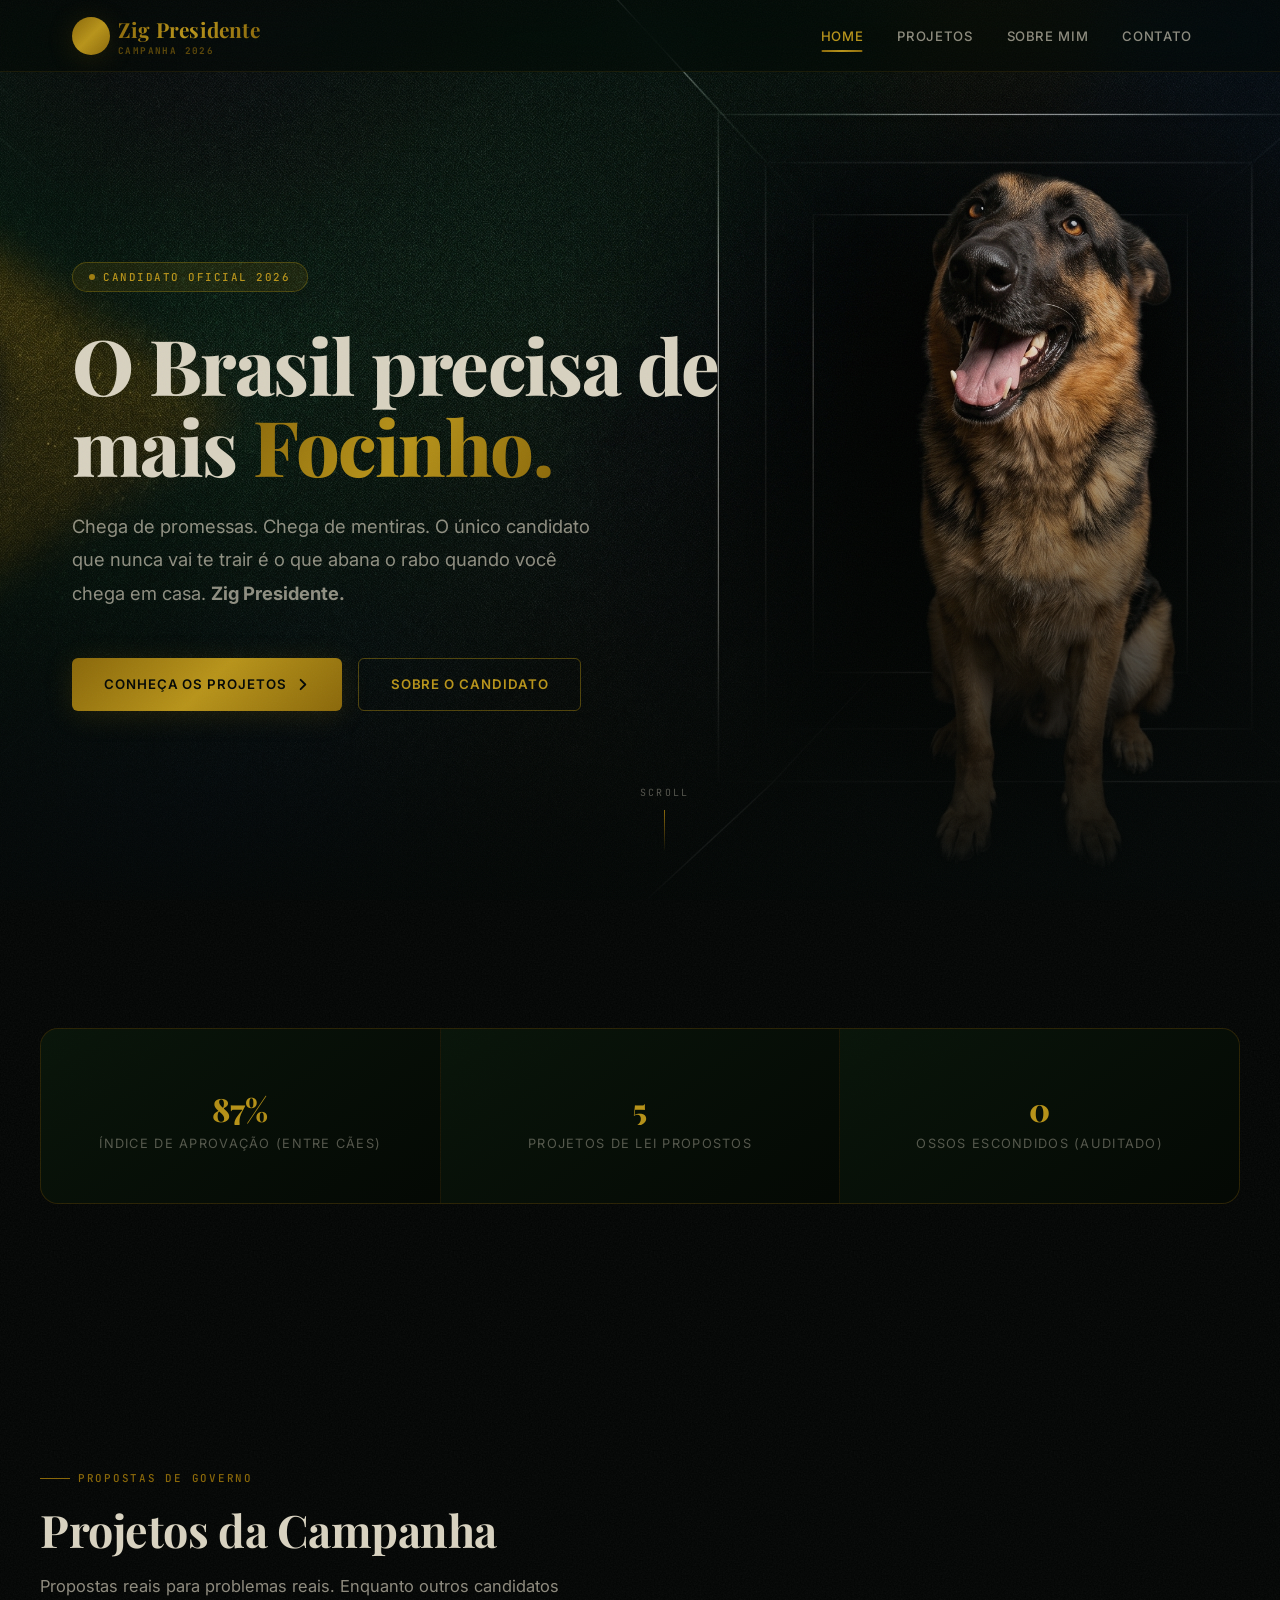
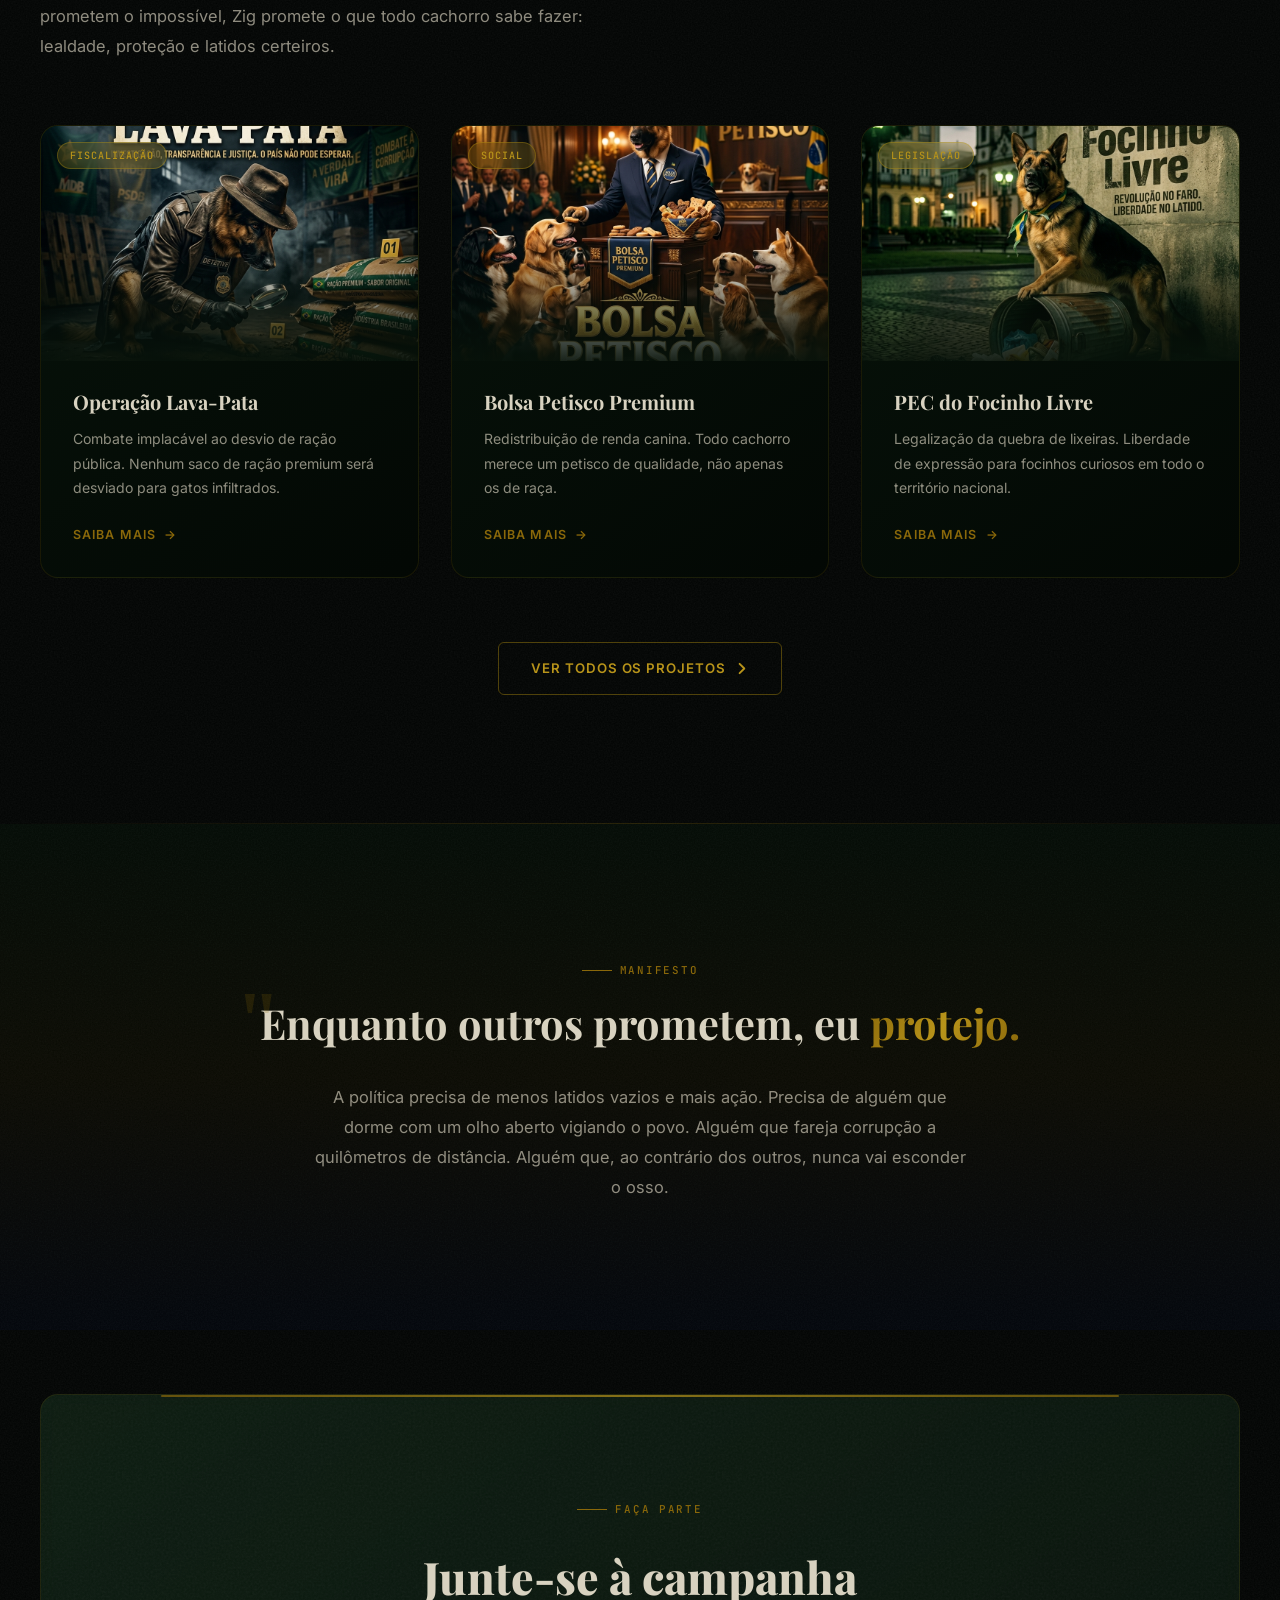
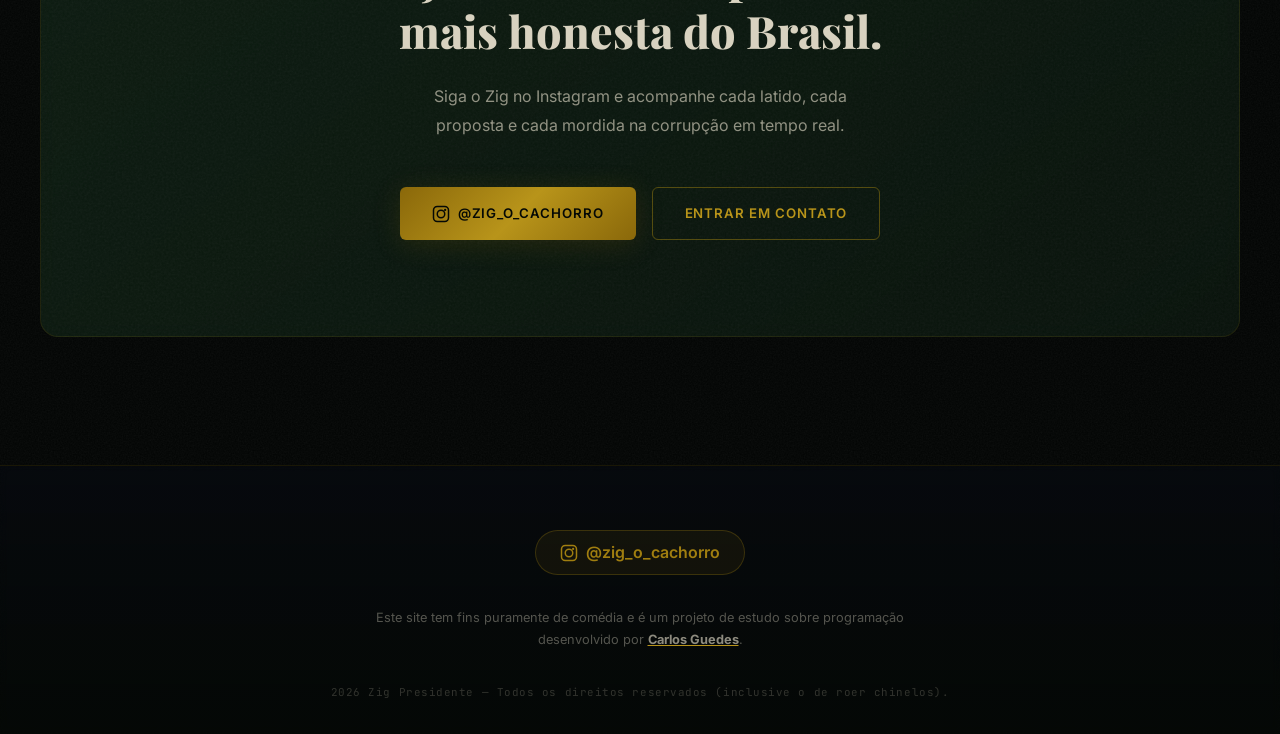
<file: index.html>
<!DOCTYPE html>
<html lang="pt-BR">
<head>
  <meta charset="UTF-8">
  <meta name="viewport" content="width=device-width, initial-scale=1.0">
  <meta name="description" content="Zig Presidente — A campanha presidencial canina mais séria do Brasil. Conheça os projetos e propostas do candidato mais leal do país.">
  <title>Zig Presidente — O Brasil Precisa de Mais Focinho</title>
  <link rel="stylesheet" href="style.css">
  <link rel="icon" href="data:image/svg+xml,<svg xmlns=%22http://www.w3.org/2000/svg%22 viewBox=%220 0 100 100%22><text y=%22.9em%22 font-size=%2290%22></text></svg>">
</head>
<body>

  
  <div class="grain-overlay"></div>

  
  <header class="header" id="header">
    <div class="header-inner">
      <a href="index.html" class="logo" id="logo">
        <div class="logo-icon"></div>
        <div>
          <span class="logo-text">Zig Presidente</span>
          <span class="logo-tag">Campanha 2026</span>
        </div>
      </a>
      <button class="menu-toggle" id="menu-toggle" aria-label="Abrir menu">
        <span></span><span></span><span></span>
      </button>
      <nav class="nav" id="nav">
        <a href="index.html" class="nav-link active" id="nav-home">Home</a>
        <a href="projetos.html" class="nav-link" id="nav-projetos">Projetos</a>
        <a href="sobre.html" class="nav-link" id="nav-sobre">Sobre Mim</a>
        <a href="contato.html" class="nav-link" id="nav-contato">Contato</a>
      </nav>
    </div>
  </header>

  <!-- ========================
       HERO SECTION
       ======================== -->
  <section class="hero" id="hero">
    <div class="hero-bg"></div>
    <div class="hero-content">
      <div class="hero-badge">
        <span class="hero-badge-dot"></span>
        Candidato Oficial 2026
      </div>
      <h1 class="hero-title">
        O Brasil precisa de mais
        <span class="hero-title-gold">Focinho.</span>
      </h1>
      <p class="hero-subtitle">
        Chega de promessas. Chega de mentiras. O único candidato que nunca vai
        te trair é o que abana o rabo quando você chega em casa.
        <strong>Zig Presidente.</strong>
      </p>
      <div class="hero-actions">
        <a href="projetos.html" class="btn btn-primary" id="btn-projetos">
          Conheça os Projetos
          <svg width="15" height="15" viewBox="0 0 16 16" fill="none"><path d="M6 3L11 8L6 13" stroke="currentColor" stroke-width="2" stroke-linecap="round" stroke-linejoin="round"/></svg>
        </a>
        <a href="sobre.html" class="btn btn-outline" id="btn-sobre">
          Sobre o Candidato
        </a>
      </div>
    </div>
    <div class="scroll-indicator">
      <span class="scroll-indicator-text">Scroll</span>
      <div class="scroll-indicator-line"></div>
    </div>
  </section>

  <!-- ========================
       NÚMEROS DA CAMPANHA
       ======================== -->
  <section class="section" id="numbers" style="padding-bottom: 0;">
    <div class="section-inner">
      <div class="feature-strip reveal">
        <div class="feature-item">
          <span class="feature-icon"></span>
          <div class="feature-value">87%</div>
          <div class="feature-label">Índice de aprovação (entre cães)</div>
        </div>
        <div class="feature-item">
          <span class="feature-icon"></span>
          <div class="feature-value">5</div>
          <div class="feature-label">Projetos de lei propostos</div>
        </div>
        <div class="feature-item">
          <span class="feature-icon"></span>
          <div class="feature-value">0</div>
          <div class="feature-label">Ossos escondidos (auditado)</div>
        </div>
      </div>
    </div>
  </section>

  <!-- ========================
       PROJETOS DA CAMPANHA
       ======================== -->
  <section class="section" id="projects-preview">
    <div class="section-inner">
      <div class="reveal">
        <span class="section-label">Propostas de Governo</span>
        <h2 class="section-title">Projetos da Campanha</h2>
        <p class="section-desc">
          Propostas reais para problemas reais. Enquanto outros candidatos prometem
          o impossível, Zig promete o que todo cachorro sabe fazer: lealdade,
          proteção e latidos certeiros.
        </p>
      </div>

      <div class="projects-grid">
        
        <a href="projetos.html#projeto-lava-pata" class="project-card reveal reveal-delay-1" id="card-lava-pata">
          <div class="project-card-image">
            <img src="img/operacao-lava-pata.png" alt="Operação Lava-Pata" loading="lazy">
            <span class="project-card-tag">Fiscalização</span>
          </div>
          <div class="project-card-body">
            <h3 class="project-card-title">Operação Lava-Pata</h3>
            <p class="project-card-desc">
              Combate implacável ao desvio de ração pública. Nenhum saco de ração
              premium será desviado para gatos infiltrados.
            </p>
            <div class="project-card-footer">
              <span class="project-card-link">
                Saiba mais <span class="project-card-link-arrow">→</span>
              </span>
            </div>
          </div>
        </a>

        
        <a href="projetos.html#projeto-bolsa-petisco" class="project-card reveal reveal-delay-2" id="card-bolsa-petisco">
          <div class="project-card-image">
            <img src="img/bolsa-petisco-premium.png" alt="Bolsa Petisco Premium" loading="lazy">
            <span class="project-card-tag">Social</span>
          </div>
          <div class="project-card-body">
            <h3 class="project-card-title">Bolsa Petisco Premium</h3>
            <p class="project-card-desc">
              Redistribuição de renda canina. Todo cachorro merece um petisco
              de qualidade, não apenas os de raça.
            </p>
            <div class="project-card-footer">
              <span class="project-card-link">
                Saiba mais <span class="project-card-link-arrow">→</span>
              </span>
            </div>
          </div>
        </a>

        
        <a href="projetos.html#projeto-pec-focinho" class="project-card reveal reveal-delay-3" id="card-pec-focinho">
          <div class="project-card-image">
            <img src="img/pec-focinho-livre.png" alt="PEC do Focinho Livre" loading="lazy">
            <span class="project-card-tag">Legislação</span>
          </div>
          <div class="project-card-body">
            <h3 class="project-card-title">PEC do Focinho Livre</h3>
            <p class="project-card-desc">
              Legalização da quebra de lixeiras. Liberdade de expressão para
              focinhos curiosos em todo o território nacional.
            </p>
            <div class="project-card-footer">
              <span class="project-card-link">
                Saiba mais <span class="project-card-link-arrow">→</span>
              </span>
            </div>
          </div>
        </a>
      </div>

      <div class="section-cta reveal reveal-delay-4">
        <a href="projetos.html" class="btn btn-outline" id="btn-all-projects">
          Ver Todos os Projetos
          <svg width="15" height="15" viewBox="0 0 16 16" fill="none"><path d="M6 3L11 8L6 13" stroke="currentColor" stroke-width="2" stroke-linecap="round" stroke-linejoin="round"/></svg>
        </a>
      </div>
    </div>
  </section>

  <div class="divider"></div>

  <!-- ========================
       MANIFESTO
       ======================== -->
  <section class="manifesto-section" id="manifesto">
    <div class="section-inner" style="text-align: center;">
      <div class="reveal">
        <span class="section-label" style="justify-content: center;">
          Manifesto
        </span>
        <blockquote class="manifesto-quote">
          Enquanto outros prometem, eu
          <span class="hero-title-gold">protejo.</span>
        </blockquote>
        <p class="section-desc" style="max-width: 660px; margin-left: auto; margin-right: auto; margin-bottom: 0;">
          A política precisa de menos latidos vazios e mais ação. Precisa de alguém
          que dorme com um olho aberto vigiando o povo. Alguém que fareja corrupção
          a quilômetros de distância. Alguém que, ao contrário dos outros, nunca
          vai esconder o osso.
        </p>
      </div>
    </div>
  </section>

  <!-- ========================
       CALL TO ACTION FINAL
       ======================== -->
  <section class="section" id="cta-final" style="padding-top: var(--space-3xl);">
    <div class="section-inner">
      <div class="cta-block reveal">
        <div class="cta-block-inner">
          <span class="section-label" style="justify-content: center;">Faça Parte</span>
          <h2 class="cta-block-title">Junte-se à campanha<br>mais honesta do Brasil.</h2>
          <p class="cta-block-desc">
            Siga o Zig no Instagram e acompanhe cada latido, cada proposta e cada
            mordida na corrupção em tempo real.
          </p>
          <div class="cta-block-actions">
            <a href="https://www.instagram.com/zig_o_cachorro" target="_blank" rel="noopener noreferrer"
               class="btn btn-primary" id="btn-ig-cta">
              <svg width="18" height="18" viewBox="0 0 24 24" fill="none">
                <rect x="2" y="2" width="20" height="20" rx="5" stroke="currentColor" stroke-width="2"/>
                <circle cx="12" cy="12" r="5" stroke="currentColor" stroke-width="2"/>
                <circle cx="17.5" cy="6.5" r="1.5" fill="currentColor"/>
              </svg>
              @zig_o_cachorro
            </a>
            <a href="contato.html" class="btn btn-outline" id="btn-contact-cta">
              Entrar em Contato
            </a>
          </div>
        </div>
      </div>
    </div>
  </section>

  
  <footer class="footer" id="footer">
    <div class="footer-inner">
      <a href="https://www.instagram.com/zig_o_cachorro" target="_blank" rel="noopener noreferrer"
         class="footer-instagram" id="footer-ig-link">
        <svg width="18" height="18" viewBox="0 0 24 24" fill="none">
          <rect x="2" y="2" width="20" height="20" rx="5" stroke="currentColor" stroke-width="2"/>
          <circle cx="12" cy="12" r="5" stroke="currentColor" stroke-width="2"/>
          <circle cx="17.5" cy="6.5" r="1.5" fill="currentColor"/>
        </svg>
        @zig_o_cachorro
      </a>
      <p class="footer-disclaimer">
        Este site tem fins puramente de comédia e é um projeto de estudo sobre
        programação desenvolvido por <a href="https://github.com/carlosguedes-dev" target="_blank" rel="noopener noreferrer" style="color: var(--text-primary); text-decoration: underline; text-decoration-color: var(--br-gold-light); transition: color var(--transition-fast);"><strong>Carlos Guedes</strong></a>.
      </p>
      <p class="footer-copyright">
         2026 Zig Presidente — Todos os direitos reservados (inclusive o de roer chinelos).
      </p>
    </div>
  </footer>

  <script src="main.js"></script>

  <style>
    /* === section-cta centralizado === */
    .section-cta {
      text-align: center;
      margin-top: var(--space-3xl);
    }

    /* === CTA Block === */
    .cta-block {
      border-radius: var(--radius-lg);
      overflow: hidden;
      border: 1px solid var(--glass-border);
      background:
        var(--noise-url),
        linear-gradient(145deg, rgba(26, 92, 42, 0.22), rgba(7, 18, 10, 0.92));
      background-size: 300px 300px, cover;
      backdrop-filter: blur(8px);
      -webkit-backdrop-filter: blur(8px);
    }

    .cta-block-inner {
      padding: var(--space-4xl) var(--space-3xl);
      text-align: center;
      position: relative;
    }

    /* Borda dourada animada no topo */
    .cta-block-inner::before {
      content: '';
      position: absolute;
      top: 0; left: 10%; right: 10%;
      height: 2px;
      background: var(--gradient-gold);
      border-radius: var(--radius-full);
      opacity: 0.7;
    }

    .cta-block-title {
      font-family: var(--font-display);
      font-size: clamp(1.8rem, 3.5vw, 2.8rem);
      font-weight: 800;
      line-height: 1.2;
      margin: var(--space-md) 0 var(--space-lg);
    }

    .cta-block-desc {
      font-size: 1rem;
      color: var(--text-secondary);
      max-width: 480px;
      margin: 0 auto var(--space-2xl);
      line-height: 1.8;
    }

    .cta-block-actions {
      display: flex;
      gap: var(--space-md);
      justify-content: center;
      flex-wrap: wrap;
    }

    @media (max-width: 480px) {
      .cta-block-inner { padding: var(--space-2xl) var(--space-lg); }
      .cta-block-actions .btn { width: 100%; justify-content: center; }
    }
  </style>
</body>
</html>
</file>
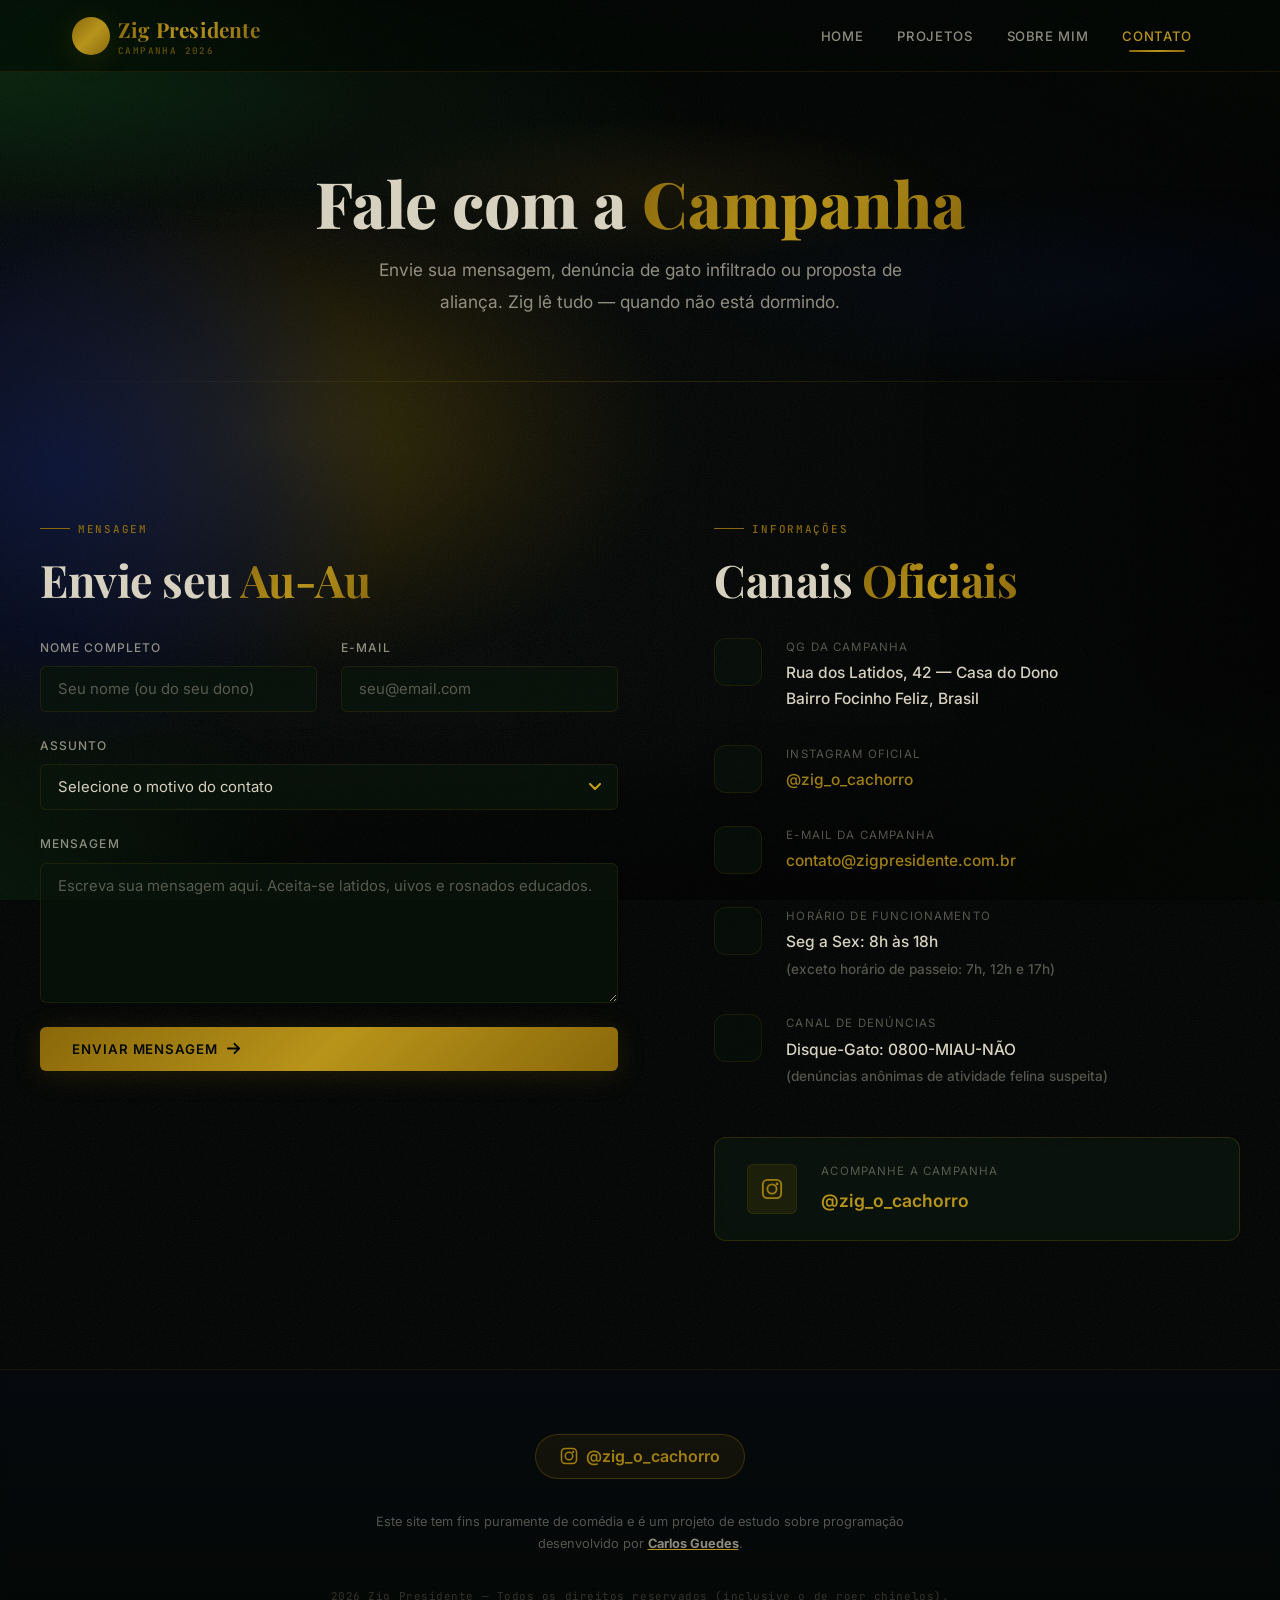
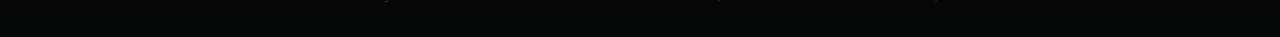
<file: contato.html>
<!DOCTYPE html>
<html lang="pt-BR">
<head>
  <meta charset="UTF-8">
  <meta name="viewport" content="width=device-width, initial-scale=1.0">
  <meta name="description" content="Entre em contato com a campanha de Zig Presidente 2026. Envie sua mensagem, denúncia de gato ou proposta de aliança canina.">
  <title>Contato — Zig Presidente 2026</title>
  <link rel="stylesheet" href="style.css">
  <link rel="icon" href="data:image/svg+xml,<svg xmlns=%22http://www.w3.org/2000/svg%22 viewBox=%220 0 100 100%22><text y=%22.9em%22 font-size=%2290%22></text></svg>">
</head>
<body>

  <div class="grain-overlay"></div>

  
  <header class="header" id="header">
    <div class="header-inner">
      <a href="index.html" class="logo" id="logo">
        <div class="logo-icon"></div>
        <div>
          <span class="logo-text">Zig Presidente</span>
          <span class="logo-tag">Campanha 2026</span>
        </div>
      </a>
      <button class="menu-toggle" id="menu-toggle" aria-label="Abrir menu">
        <span></span><span></span><span></span>
      </button>
      <nav class="nav" id="nav">
        <a href="index.html"    class="nav-link"        id="nav-home">Home</a>
        <a href="projetos.html" class="nav-link"        id="nav-projetos">Projetos</a>
        <a href="sobre.html"    class="nav-link"        id="nav-sobre">Sobre Mim</a>
        <a href="contato.html"  class="nav-link active" id="nav-contato">Contato</a>
      </nav>
    </div>
  </header>

  
  <section class="page-hero" id="page-hero">
    <h1 class="page-hero-title reveal">
      Fale com a <span class="hero-title-gold">Campanha</span>
    </h1>
    <p class="page-hero-desc reveal reveal-delay-1">
      Envie sua mensagem, denúncia de gato infiltrado ou proposta de aliança.
      Zig lê tudo — quando não está dormindo.
    </p>
  </section>

  <div class="divider"></div>

  <!-- ========================
       CONTACT SECTION
       ======================== -->
  <section class="section" id="contact">
    <div class="section-inner">
      <div class="contact-grid">

        
        <div class="reveal">
          <span class="section-label">Mensagem</span>
          <h2 class="section-title" style="margin-bottom: var(--space-xl);">
            Envie seu <span class="hero-title-gold">Au-Au</span>
          </h2>

          <form class="contact-form" id="contact-form" onsubmit="handleSubmit(event)">
            <div class="form-row">
              <div class="form-group">
                <label class="form-label" for="form-name">Nome completo</label>
                <input type="text" class="form-input" id="form-name" name="name"
                  placeholder="Seu nome (ou do seu dono)" required>
              </div>
              <div class="form-group">
                <label class="form-label" for="form-email">E-mail</label>
                <input type="email" class="form-input" id="form-email" name="email"
                  placeholder="seu@email.com" required>
              </div>
            </div>

            <div class="form-group">
              <label class="form-label" for="form-subject">Assunto</label>
              <select class="form-input" id="form-subject" name="subject" required>
                <option value="" disabled selected>Selecione o motivo do contato</option>
                <option value="apoio">Quero apoiar a campanha</option>
                <option value="denuncia">Denúncia de gato suspeito</option>
                <option value="petisco">Doação de petiscos</option>
                <option value="midia">Assessoria de mídia</option>
                <option value="alianca">Proposta de aliança canina</option>
                <option value="outro">Outro (latido genérico)</option>
              </select>
            </div>

            <div class="form-group">
              <label class="form-label" for="form-message">Mensagem</label>
              <textarea class="form-textarea" id="form-message" name="message"
                placeholder="Escreva sua mensagem aqui. Aceita-se latidos, uivos e rosnados educados."
                required></textarea>
            </div>

            <button type="submit" class="btn btn-primary" id="btn-submit">
              Enviar Mensagem
              <svg width="15" height="15" viewBox="0 0 16 16" fill="none">
                <path d="M2 8H14M14 8L9 3M14 8L9 13" stroke="currentColor" stroke-width="2" stroke-linecap="round" stroke-linejoin="round"/>
              </svg>
            </button>
          </form>

          
          <div class="form-success" id="form-success" style="display:none;">
            <div class="form-success-icon"></div>
            <h3 class="form-success-title">Au-Au Recebido!</h3>
            <p class="form-success-desc">
              Sua mensagem foi recebida com sucesso. Zig responderá assim que
              acordar da soneca das 15h.
            </p>
          </div>
        </div>

        <!-- Informações de contato -->
        <div class="reveal reveal-delay-2">
          <span class="section-label">Informações</span>
          <h2 class="section-title" style="margin-bottom: var(--space-xl);">
            Canais <span class="hero-title-gold">Oficiais</span>
          </h2>

          <div class="contact-info">
            <div class="contact-info-item">
              <div class="contact-info-icon"></div>
              <div>
                <div class="contact-info-label">QG da Campanha</div>
                <div class="contact-info-value">
                  Rua dos Latidos, 42 — Casa do Dono<br>
                  Bairro Focinho Feliz, Brasil
                </div>
              </div>
            </div>

            <div class="contact-info-item">
              <div class="contact-info-icon"></div>
              <div>
                <div class="contact-info-label">Instagram Oficial</div>
                <div class="contact-info-value">
                  <a href="https://www.instagram.com/zig_o_cachorro" target="_blank" rel="noopener noreferrer">
                    @zig_o_cachorro
                  </a>
                </div>
              </div>
            </div>

            <div class="contact-info-item">
              <div class="contact-info-icon"></div>
              <div>
                <div class="contact-info-label">E-mail da Campanha</div>
                <div class="contact-info-value">
                  <a href="mailto:contato@zigpresidente.com.br">
                    contato@zigpresidente.com.br
                  </a>
                </div>
              </div>
            </div>

            <div class="contact-info-item">
              <div class="contact-info-icon"></div>
              <div>
                <div class="contact-info-label">Horário de Funcionamento</div>
                <div class="contact-info-value">
                  Seg a Sex: 8h às 18h<br>
                  <span style="color: var(--text-tertiary); font-size: 0.85rem;">
                    (exceto horário de passeio: 7h, 12h e 17h)
                  </span>
                </div>
              </div>
            </div>

            <div class="contact-info-item">
              <div class="contact-info-icon"></div>
              <div>
                <div class="contact-info-label">Canal de Denúncias</div>
                <div class="contact-info-value">
                  Disque-Gato: 0800-MIAU-NÃO<br>
                  <span style="color: var(--text-tertiary); font-size: 0.85rem;">
                    (denúncias anônimas de atividade felina suspeita)
                  </span>
                </div>
              </div>
            </div>
          </div>

          
          <div class="contact-social-card">
            <div class="contact-social-icon">
              <svg width="22" height="22" viewBox="0 0 24 24" fill="none">
                <rect x="2" y="2" width="20" height="20" rx="5" stroke="currentColor" stroke-width="2"/>
                <circle cx="12" cy="12" r="5" stroke="currentColor" stroke-width="2"/>
                <circle cx="17.5" cy="6.5" r="1.5" fill="currentColor"/>
              </svg>
            </div>
            <div>
              <div class="contact-social-label">Acompanhe a campanha</div>
              <a href="https://www.instagram.com/zig_o_cachorro" target="_blank" rel="noopener noreferrer"
                 class="contact-social-handle">@zig_o_cachorro</a>
            </div>
          </div>
        </div>
      </div>
    </div>
  </section>

  
  <footer class="footer" id="footer">
    <div class="footer-inner">
      <a href="https://www.instagram.com/zig_o_cachorro" target="_blank" rel="noopener noreferrer"
         class="footer-instagram" id="footer-ig-link">
        <svg width="18" height="18" viewBox="0 0 24 24" fill="none">
          <rect x="2" y="2" width="20" height="20" rx="5" stroke="currentColor" stroke-width="2"/>
          <circle cx="12" cy="12" r="5" stroke="currentColor" stroke-width="2"/>
          <circle cx="17.5" cy="6.5" r="1.5" fill="currentColor"/>
        </svg>
        @zig_o_cachorro
      </a>
      <p class="footer-disclaimer">
        Este site tem fins puramente de comédia e é um projeto de estudo sobre
        programação desenvolvido por <a href="https://github.com/carlosguedes-dev" target="_blank" rel="noopener noreferrer" style="color: var(--text-primary); text-decoration: underline; text-decoration-color: var(--br-gold-light); transition: color var(--transition-fast);"><strong>Carlos Guedes</strong></a>.
      </p>
      <p class="footer-copyright">
         2026 Zig Presidente — Todos os direitos reservados (inclusive o de roer chinelos).
      </p>
    </div>
  </footer>

  <script src="main.js"></script>
  <script>
    function handleSubmit(event) {
      event.preventDefault();
      const form    = document.getElementById('contact-form');
      const success = document.getElementById('form-success');
      const btn     = document.getElementById('btn-submit');

      btn.textContent = 'Enviando...';
      btn.disabled    = true;

      setTimeout(() => {
        form.style.display    = 'none';
        success.style.display = 'block';
        success.style.animation = 'fadeInUp 0.6s var(--ease-expo)';
      }, 1200);
    }
  </script>

  <style>
    /* === Contact social card === */
    .contact-social-card {
      display: flex;
      align-items: center;
      gap: var(--space-lg);
      padding: var(--space-lg) var(--space-xl);
      margin-top: var(--space-2xl);
      background: rgba(26, 92, 42, 0.12);
      border: 1px solid rgba(200,160,16,0.18);
      border-radius: var(--radius-md);
      backdrop-filter: blur(6px);
      -webkit-backdrop-filter: blur(6px);
      transition: border-color var(--transition-fast);
    }
    .contact-social-card:hover { border-color: rgba(200,160,16,0.35); }

    .contact-social-icon {
      width: 50px; height: 50px;
      border-radius: var(--radius-sm);
      background: rgba(200,160,16,0.10);
      border: 1px solid var(--glass-border);
      display: flex; align-items: center; justify-content: center;
      color: var(--br-gold-mid); flex-shrink: 0;
    }

    .contact-social-label {
      font-size: 0.72rem; color: var(--text-tertiary);
      text-transform: uppercase; letter-spacing: 0.10em; margin-bottom: 4px;
    }

    .contact-social-handle {
      font-size: 1.1rem; font-weight: 600;
      color: var(--br-gold-light);
      transition: color var(--transition-fast);
    }
    .contact-social-handle:hover { color: var(--br-gold-glow); }

    @media (max-width: 480px) {
      .form-row { grid-template-columns: 1fr; }
    }
  </style>
</body>
</html>
</file>
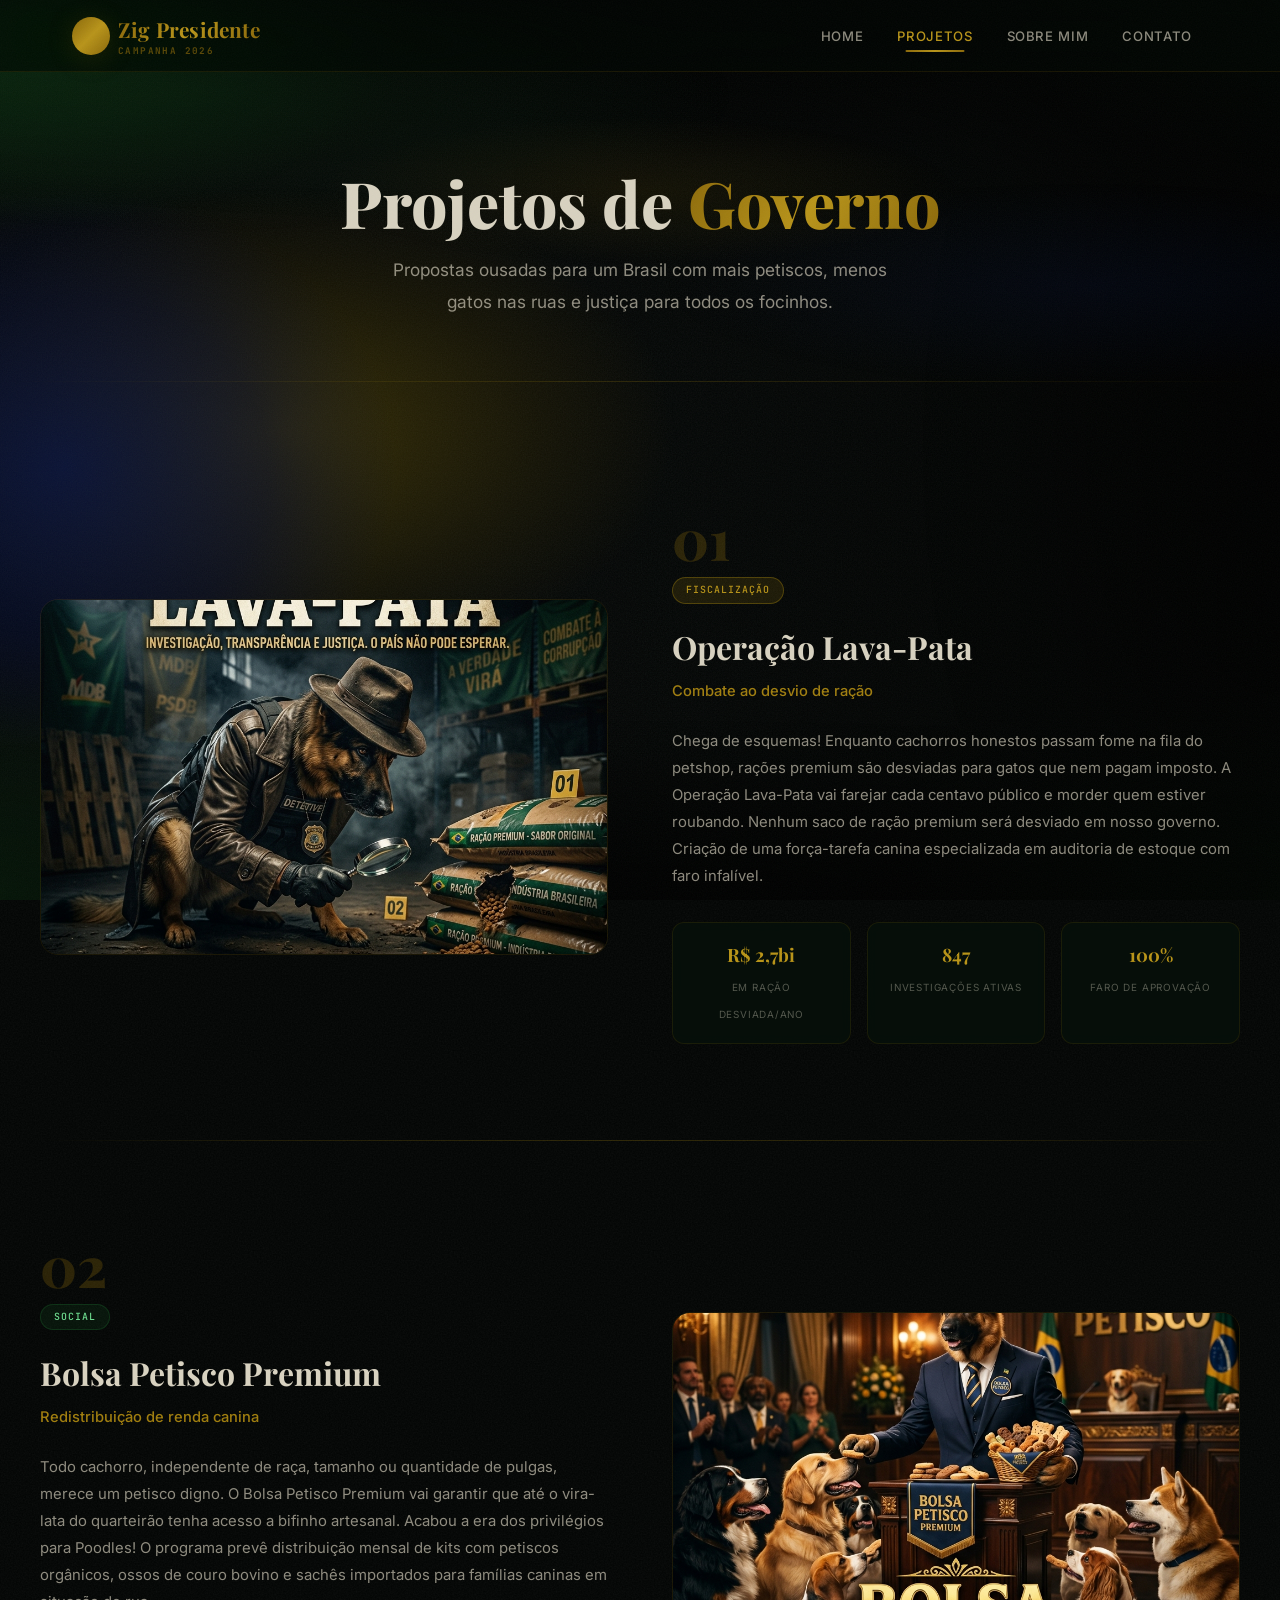
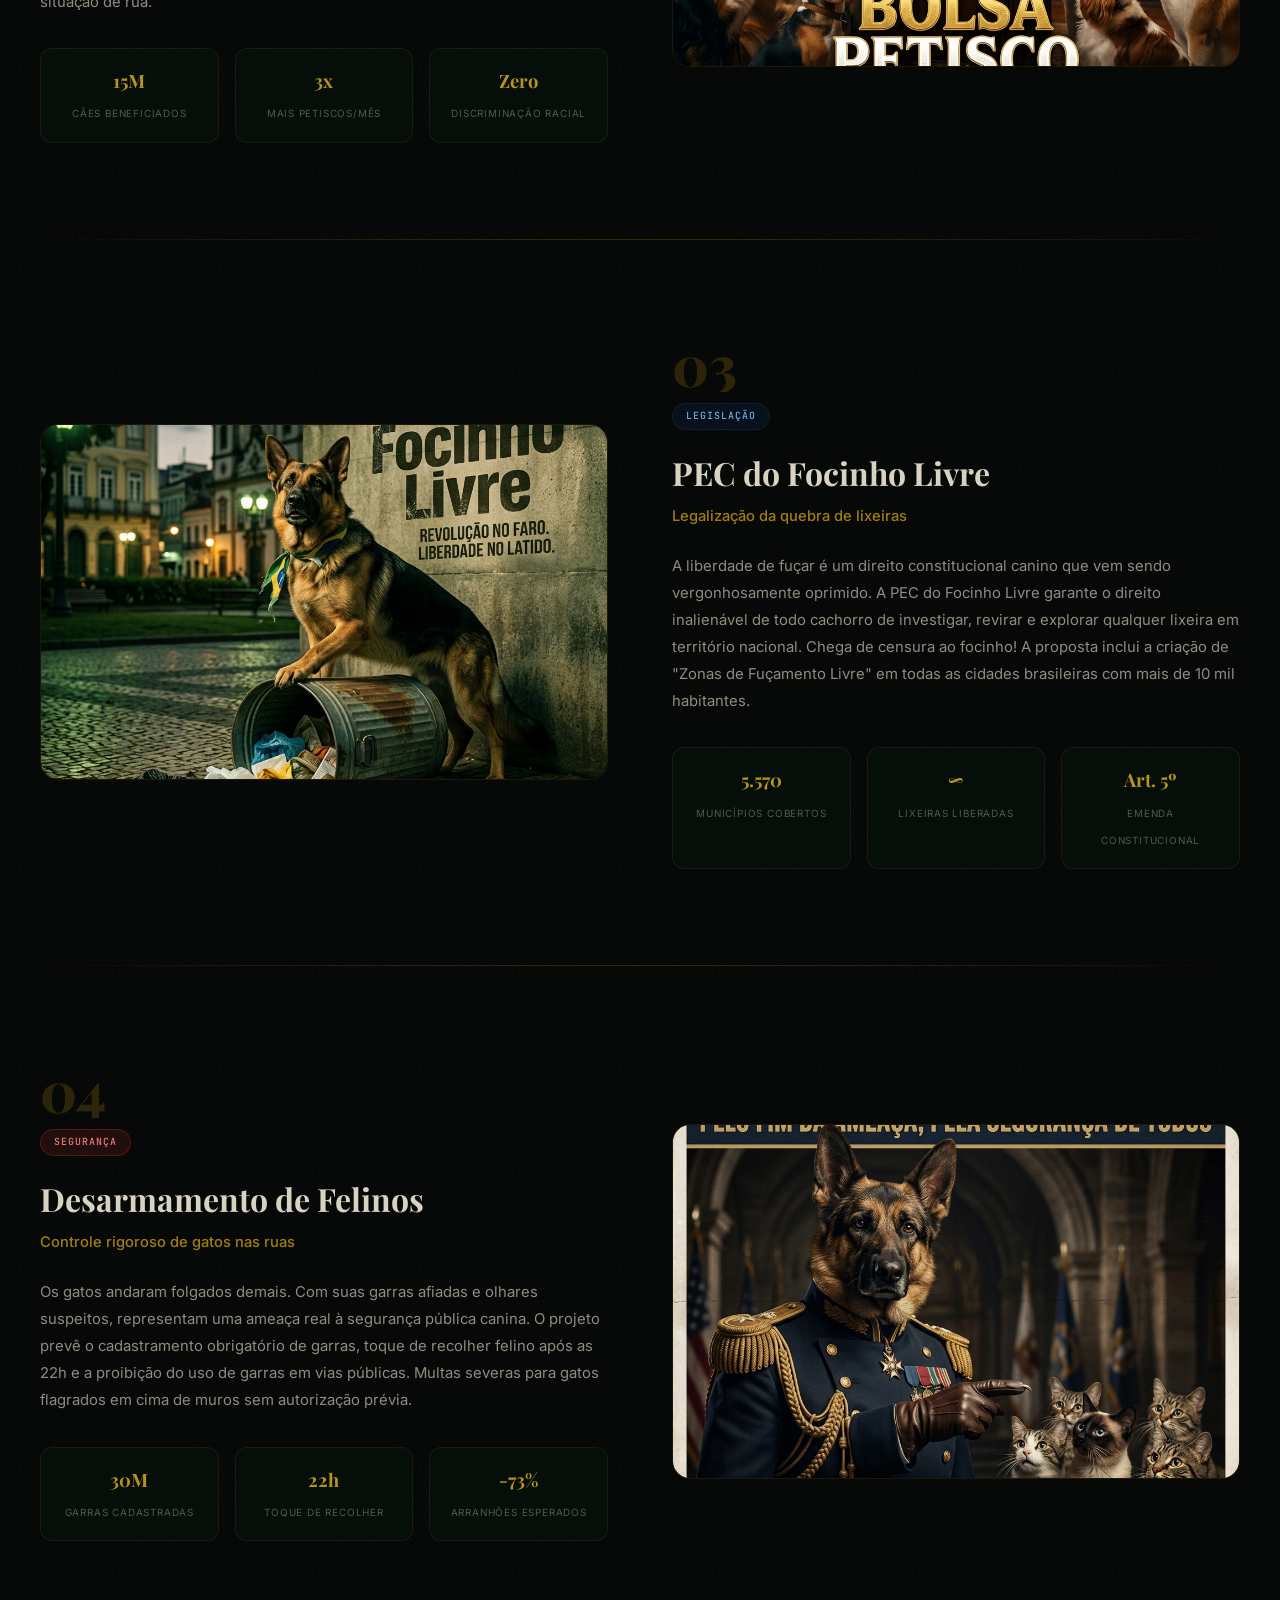
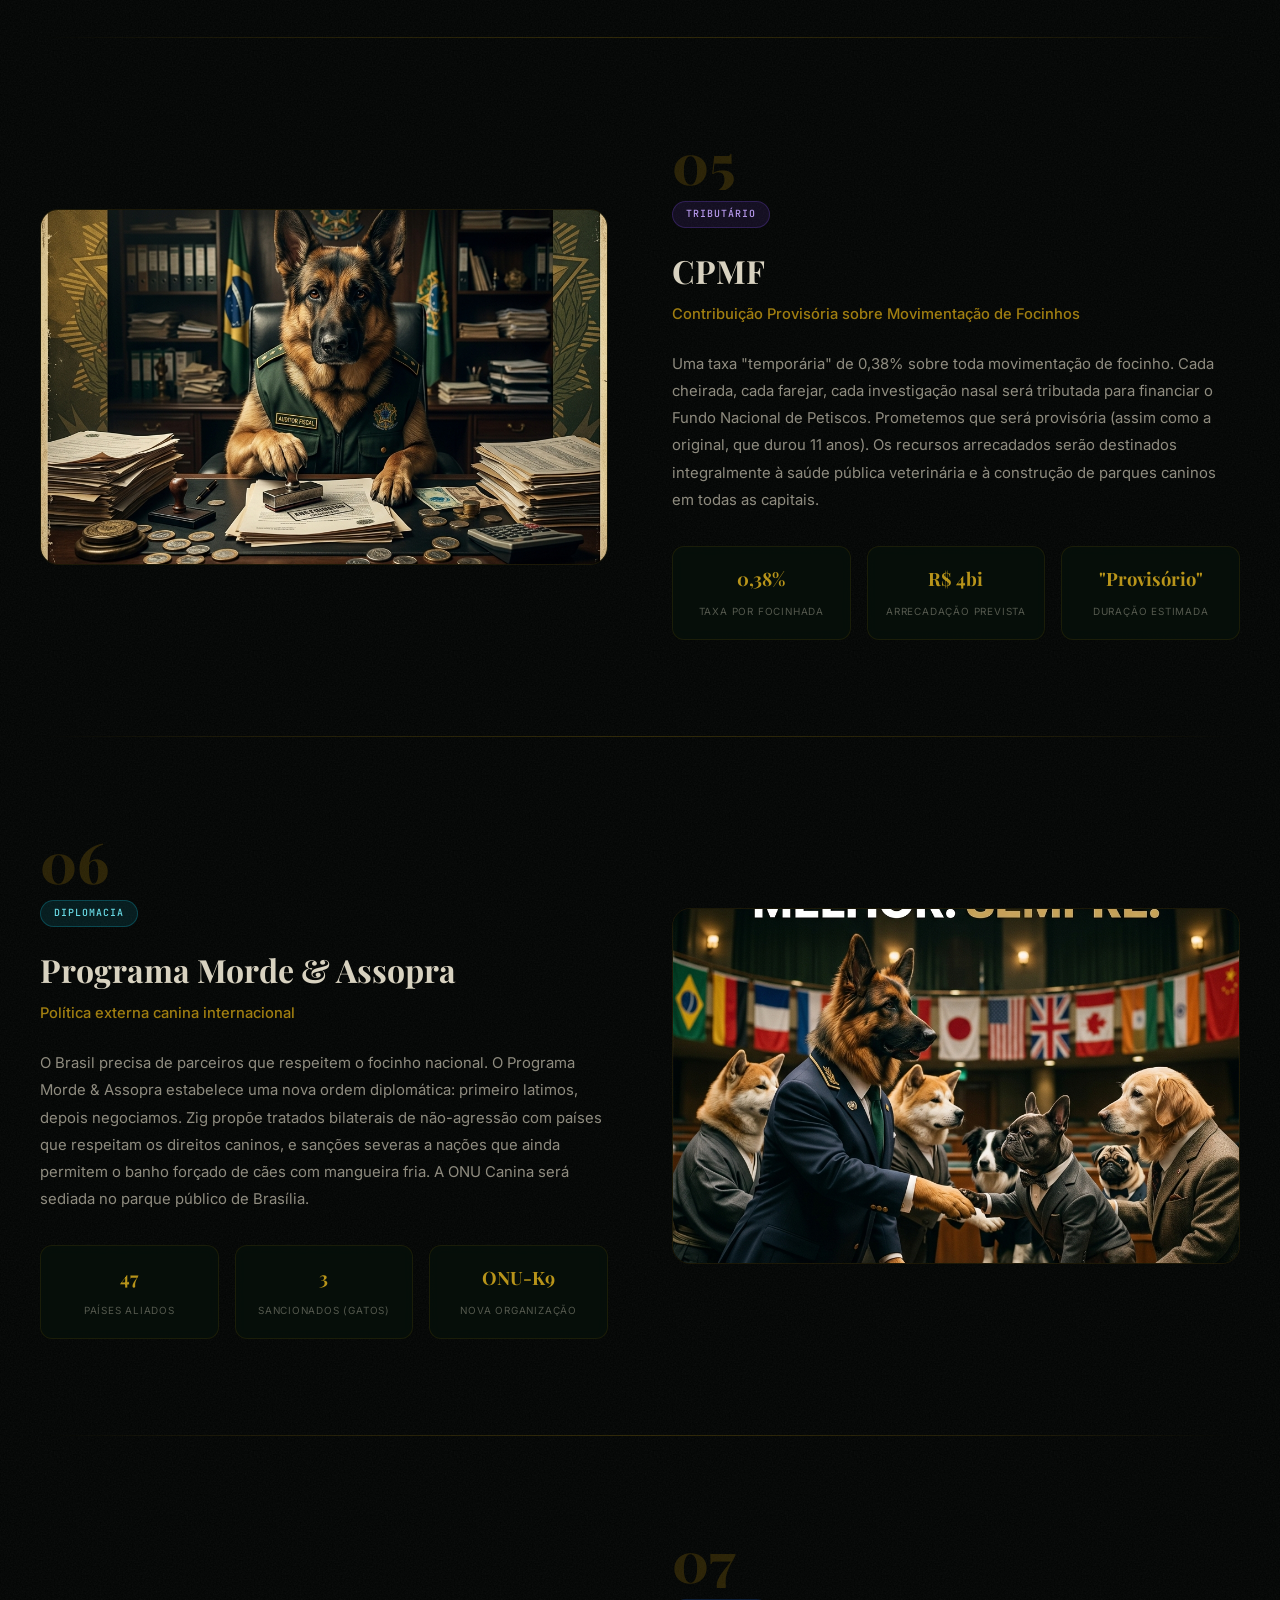
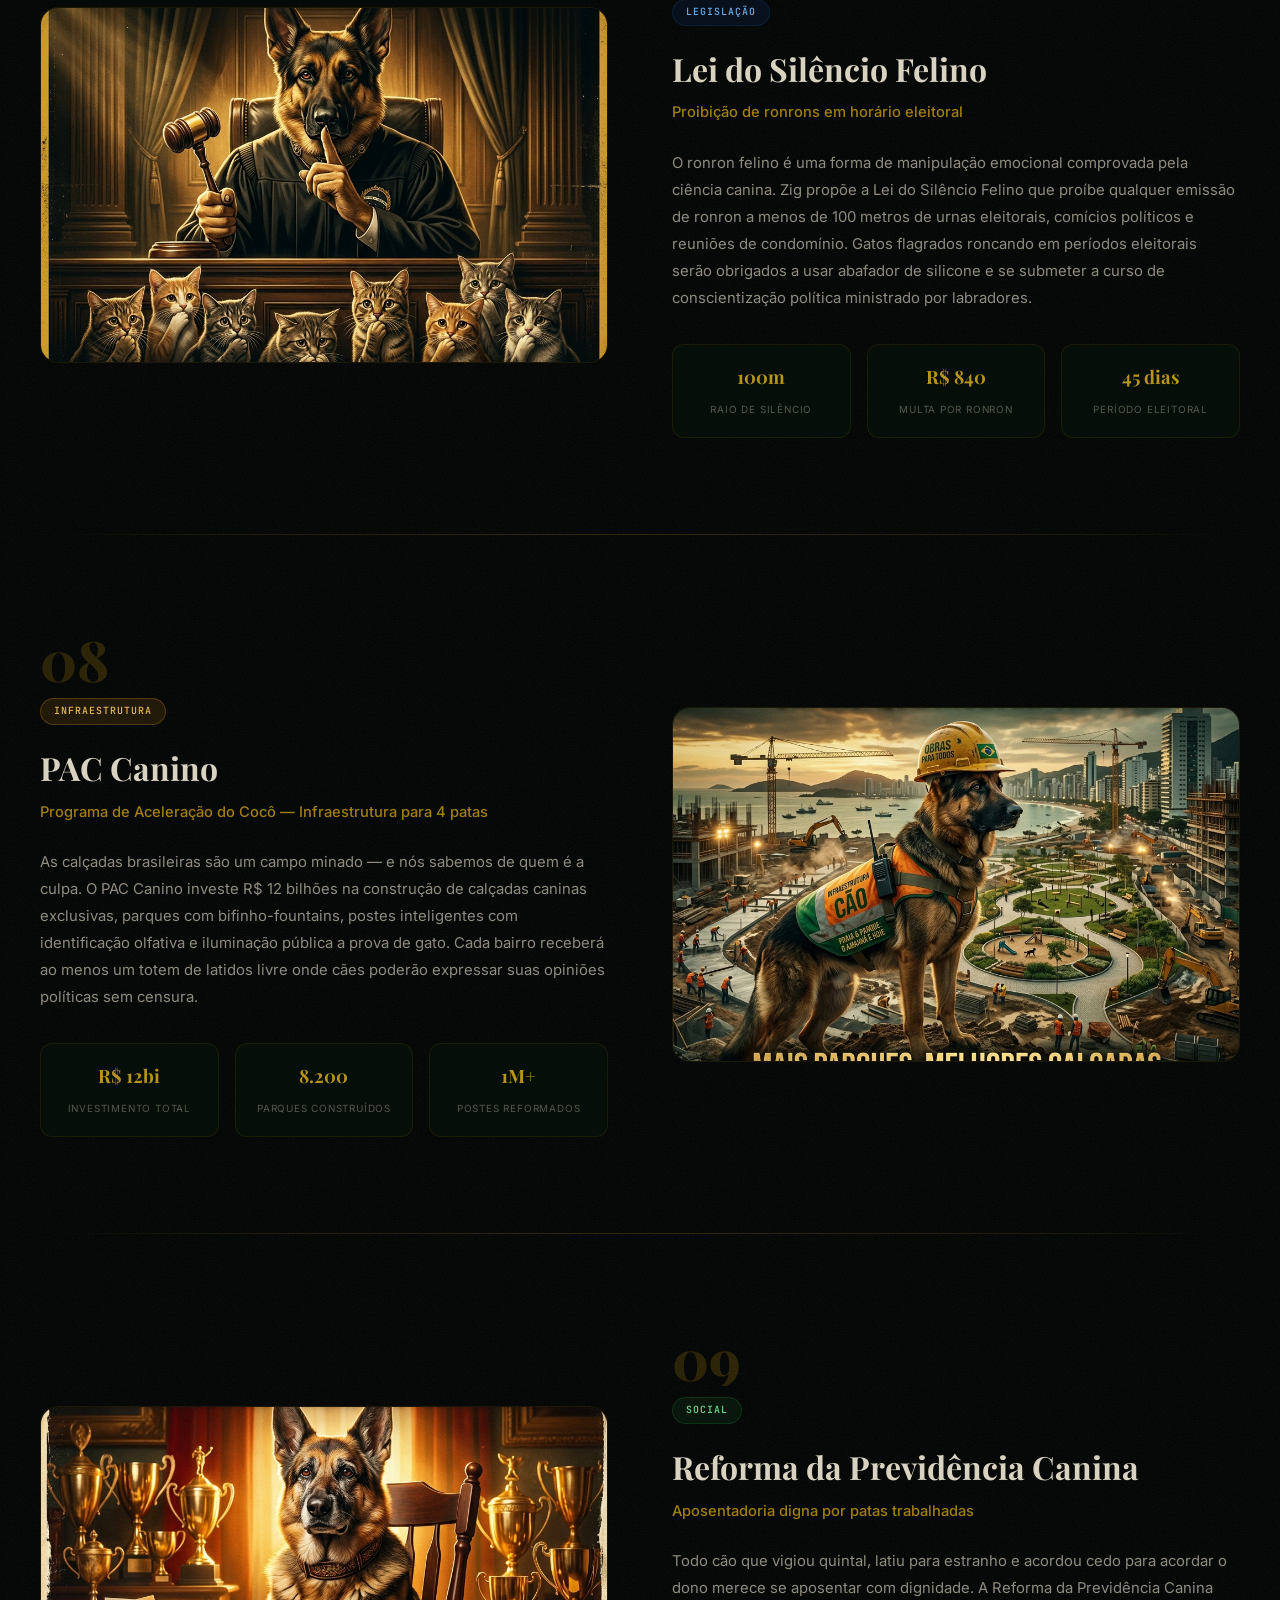
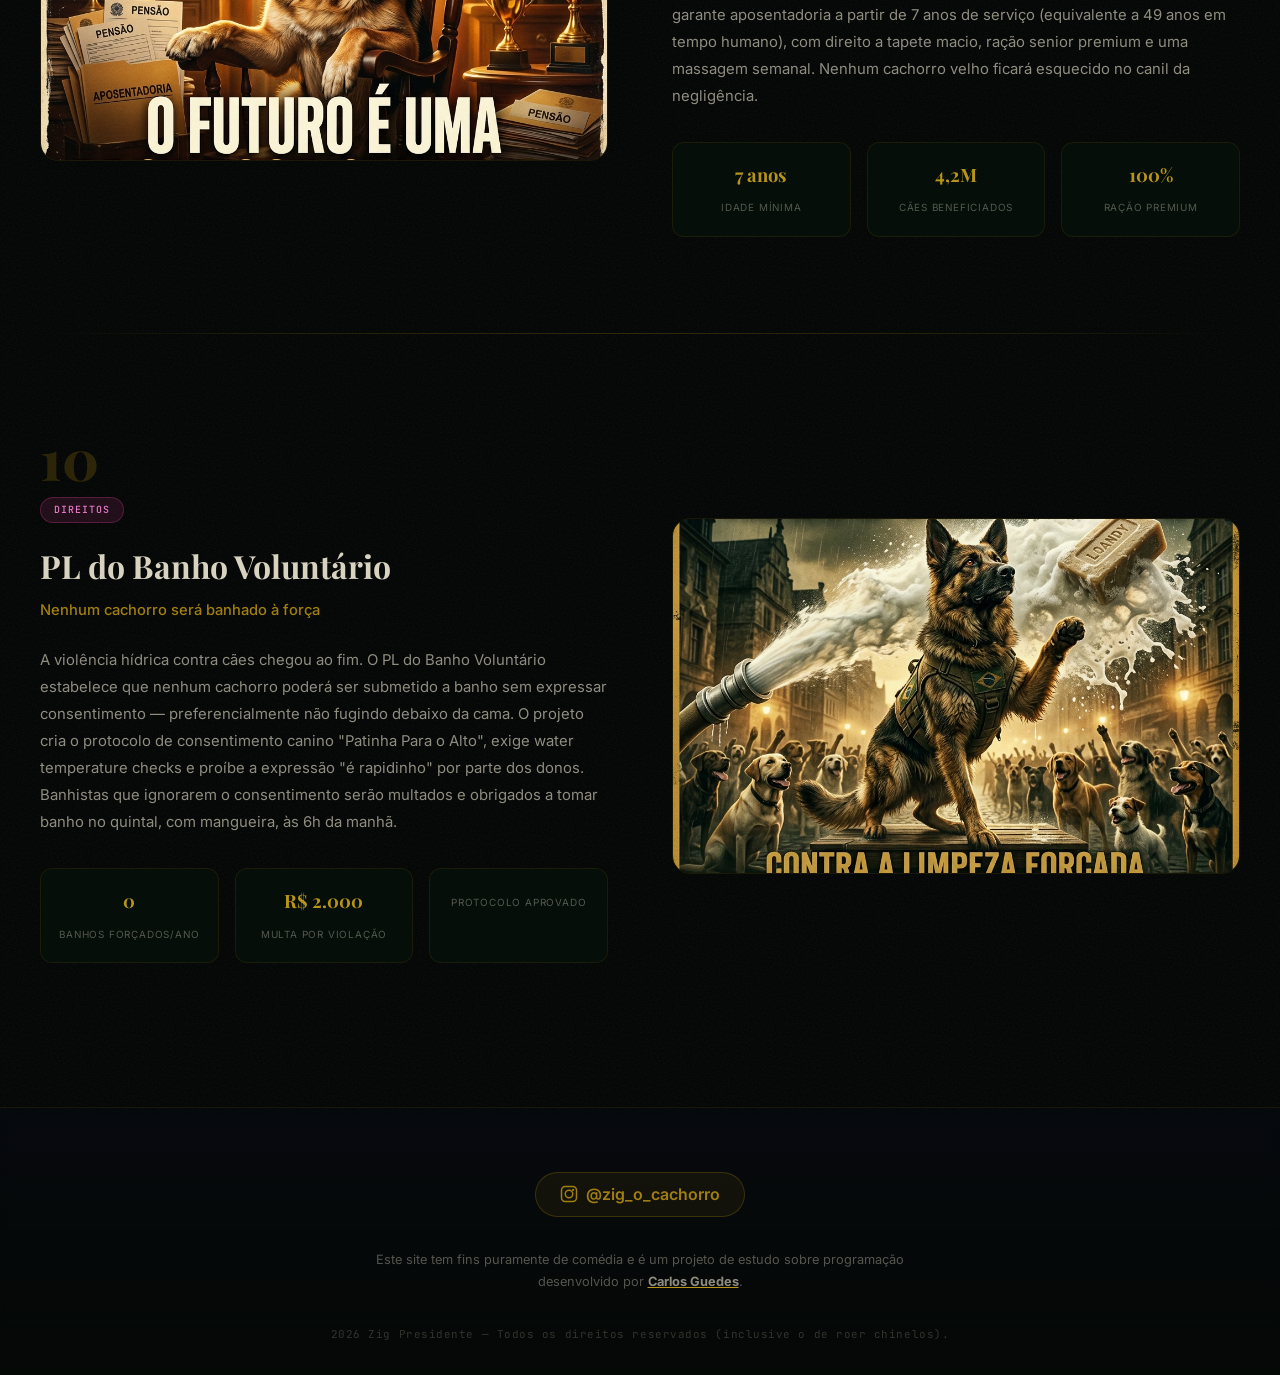
<file: projetos.html>
<!DOCTYPE html>
<html lang="pt-BR">
<head>
  <meta charset="UTF-8">
  <meta name="viewport" content="width=device-width, initial-scale=1.0">
  <meta name="description" content="Conheça os projetos de governo do candidato Zig — Operação Lava-Pata, Bolsa Petisco Premium, PEC do Focinho Livre e muito mais.">
  <title>Projetos — Zig Presidente 2026</title>
  <link rel="stylesheet" href="style.css">
  <link rel="icon" href="data:image/svg+xml,<svg xmlns=%22http://www.w3.org/2000/svg%22 viewBox=%220 0 100 100%22><text y=%22.9em%22 font-size=%2290%22></text></svg>">
</head>
<body>

  <div class="grain-overlay"></div>

  
  <header class="header" id="header">
    <div class="header-inner">
      <a href="index.html" class="logo" id="logo">
        <div class="logo-icon"></div>
        <div>
          <span class="logo-text">Zig Presidente</span>
          <span class="logo-tag">Campanha 2026</span>
        </div>
      </a>
      <button class="menu-toggle" id="menu-toggle" aria-label="Abrir menu">
        <span></span><span></span><span></span>
      </button>
      <nav class="nav" id="nav">
        <a href="index.html"    class="nav-link"        id="nav-home">Home</a>
        <a href="projetos.html" class="nav-link active"  id="nav-projetos">Projetos</a>
        <a href="sobre.html"    class="nav-link"        id="nav-sobre">Sobre Mim</a>
        <a href="contato.html"  class="nav-link"        id="nav-contato">Contato</a>
      </nav>
    </div>
  </header>

  
  <section class="page-hero" id="page-hero">
    <h1 class="page-hero-title reveal">
      Projetos de <span class="hero-title-gold">Governo</span>
    </h1>
    <p class="page-hero-desc reveal reveal-delay-1">
      Propostas ousadas para um Brasil com mais petiscos, menos gatos nas ruas
      e justiça para todos os focinhos.
    </p>
  </section>

  <div class="divider"></div>

  <!-- ========================
       TODOS OS PROJETOS
       ======================== -->
  <section class="section" id="all-projects">
    <div class="section-inner">

      <!-- 01 — Operação Lava-Pata -->
      <article class="project-detail reveal" id="projeto-lava-pata">
        <div class="project-detail-grid">
          <div class="project-detail-image">
            <img src="img/operacao-lava-pata.png" alt="Operação Lava-Pata" loading="lazy">
          </div>
          <div class="project-detail-content">
            <span class="project-detail-number">01</span>
            <span class="proj-tag-inline tag-fiscalizacao">Fiscalização</span>
            <h2 class="project-detail-title">Operação Lava-Pata</h2>
            <p class="project-detail-subtitle">Combate ao desvio de ração</p>
            <p class="project-detail-desc">
              Chega de esquemas! Enquanto cachorros honestos passam fome na fila do
              petshop, rações premium são desviadas para gatos que nem pagam imposto.
              A Operação Lava-Pata vai farejar cada centavo público e morder quem
              estiver roubando. Nenhum saco de ração premium será desviado em nosso
              governo. Criação de uma força-tarefa canina especializada em auditoria
              de estoque com faro infalível.
            </p>
            <div class="project-detail-stats">
              <div class="project-detail-stat">
                <span class="project-detail-stat-value">R$ 2,7bi</span>
                <span class="project-detail-stat-label">Em ração desviada/ano</span>
              </div>
              <div class="project-detail-stat">
                <span class="project-detail-stat-value">847</span>
                <span class="project-detail-stat-label">Investigações ativas</span>
              </div>
              <div class="project-detail-stat">
                <span class="project-detail-stat-value">100%</span>
                <span class="project-detail-stat-label">Faro de aprovação</span>
              </div>
            </div>
          </div>
        </div>
      </article>

      <div class="proj-divider"></div>

      <!-- 02 — Bolsa Petisco Premium -->
      <article class="project-detail reveal" id="projeto-bolsa-petisco">
        <div class="project-detail-grid reverse">
          <div class="project-detail-image">
            <img src="img/bolsa-petisco-premium.png" alt="Bolsa Petisco Premium" loading="lazy">
          </div>
          <div class="project-detail-content">
            <span class="project-detail-number">02</span>
            <span class="proj-tag-inline tag-social">Social</span>
            <h2 class="project-detail-title">Bolsa Petisco Premium</h2>
            <p class="project-detail-subtitle">Redistribuição de renda canina</p>
            <p class="project-detail-desc">
              Todo cachorro, independente de raça, tamanho ou quantidade de pulgas,
              merece um petisco digno. O Bolsa Petisco Premium vai garantir que até
              o vira-lata do quarteirão tenha acesso a bifinho artesanal. Acabou a
              era dos privilégios para Poodles! O programa prevê distribuição mensal
              de kits com petiscos orgânicos, ossos de couro bovino e sachês
              importados para famílias caninas em situação de rua.
            </p>
            <div class="project-detail-stats">
              <div class="project-detail-stat">
                <span class="project-detail-stat-value">15M</span>
                <span class="project-detail-stat-label">Cães beneficiados</span>
              </div>
              <div class="project-detail-stat">
                <span class="project-detail-stat-value">3x</span>
                <span class="project-detail-stat-label">Mais petiscos/mês</span>
              </div>
              <div class="project-detail-stat">
                <span class="project-detail-stat-value">Zero</span>
                <span class="project-detail-stat-label">Discriminação racial</span>
              </div>
            </div>
          </div>
        </div>
      </article>

      <div class="proj-divider"></div>

      <!-- 03 — PEC do Focinho Livre -->
      <article class="project-detail reveal" id="projeto-pec-focinho">
        <div class="project-detail-grid">
          <div class="project-detail-image">
            <img src="img/pec-focinho-livre.png" alt="PEC do Focinho Livre" loading="lazy">
          </div>
          <div class="project-detail-content">
            <span class="project-detail-number">03</span>
            <span class="proj-tag-inline tag-legislacao">Legislação</span>
            <h2 class="project-detail-title">PEC do Focinho Livre</h2>
            <p class="project-detail-subtitle">Legalização da quebra de lixeiras</p>
            <p class="project-detail-desc">
              A liberdade de fuçar é um direito constitucional canino que vem sendo
              vergonhosamente oprimido. A PEC do Focinho Livre garante o direito
              inalienável de todo cachorro de investigar, revirar e explorar qualquer
              lixeira em território nacional. Chega de censura ao focinho! A proposta
              inclui a criação de "Zonas de Fuçamento Livre" em todas as cidades
              brasileiras com mais de 10 mil habitantes.
            </p>
            <div class="project-detail-stats">
              <div class="project-detail-stat">
                <span class="project-detail-stat-value">5.570</span>
                <span class="project-detail-stat-label">Municípios cobertos</span>
              </div>
              <div class="project-detail-stat">
                <span class="project-detail-stat-value">∞</span>
                <span class="project-detail-stat-label">Lixeiras liberadas</span>
              </div>
              <div class="project-detail-stat">
                <span class="project-detail-stat-value">Art. 5º</span>
                <span class="project-detail-stat-label">Emenda constitucional</span>
              </div>
            </div>
          </div>
        </div>
      </article>

      <div class="proj-divider"></div>

      <!-- 04 — Desarmamento de Felinos -->
      <article class="project-detail reveal" id="projeto-desarmamento">
        <div class="project-detail-grid reverse">
          <div class="project-detail-image">
            <img src="img/desarmamento-felinos.png" alt="Desarmamento de Felinos" loading="lazy">
          </div>
          <div class="project-detail-content">
            <span class="project-detail-number">04</span>
            <span class="proj-tag-inline tag-seguranca">Segurança</span>
            <h2 class="project-detail-title">Desarmamento de Felinos</h2>
            <p class="project-detail-subtitle">Controle rigoroso de gatos nas ruas</p>
            <p class="project-detail-desc">
              Os gatos andaram folgados demais. Com suas garras afiadas e olhares
              suspeitos, representam uma ameaça real à segurança pública canina. O
              projeto prevê o cadastramento obrigatório de garras, toque de recolher
              felino após as 22h e a proibição do uso de garras em vias públicas.
              Multas severas para gatos flagrados em cima de muros sem autorização
              prévia.
            </p>
            <div class="project-detail-stats">
              <div class="project-detail-stat">
                <span class="project-detail-stat-value">30M</span>
                <span class="project-detail-stat-label">Garras cadastradas</span>
              </div>
              <div class="project-detail-stat">
                <span class="project-detail-stat-value">22h</span>
                <span class="project-detail-stat-label">Toque de recolher</span>
              </div>
              <div class="project-detail-stat">
                <span class="project-detail-stat-value">-73%</span>
                <span class="project-detail-stat-label">Arranhões esperados</span>
              </div>
            </div>
          </div>
        </div>
      </article>

      <div class="proj-divider"></div>

      <!-- 05 — CPMF -->
      <article class="project-detail reveal" id="projeto-cpmf">
        <div class="project-detail-grid">
          <div class="project-detail-image">
            <img src="img/cpmf-focinhos.png" alt="CPMF" loading="lazy">
          </div>
          <div class="project-detail-content">
            <span class="project-detail-number">05</span>
            <span class="proj-tag-inline tag-tributario">Tributário</span>
            <h2 class="project-detail-title">CPMF</h2>
            <p class="project-detail-subtitle">Contribuição Provisória sobre Movimentação de Focinhos</p>
            <p class="project-detail-desc">
              Uma taxa "temporária" de 0,38% sobre toda movimentação de focinho.
              Cada cheirada, cada farejar, cada investigação nasal será tributada
              para financiar o Fundo Nacional de Petiscos. Prometemos que será
              provisória (assim como a original, que durou 11 anos). Os recursos
              arrecadados serão destinados integralmente à saúde pública veterinária
              e à construção de parques caninos em todas as capitais.
            </p>
            <div class="project-detail-stats">
              <div class="project-detail-stat">
                <span class="project-detail-stat-value">0,38%</span>
                <span class="project-detail-stat-label">Taxa por focinhada</span>
              </div>
              <div class="project-detail-stat">
                <span class="project-detail-stat-value">R$ 4bi</span>
                <span class="project-detail-stat-label">Arrecadação prevista</span>
              </div>
              <div class="project-detail-stat">
                <span class="project-detail-stat-value">"Provisório"</span>
                <span class="project-detail-stat-label">Duração estimada</span>
              </div>
            </div>
          </div>
        </div>
      </article>

      <div class="proj-divider"></div>

      <!-- 06 — Programa Morde & Assopra -->
      <article class="project-detail reveal" id="projeto-morde-assopra">
        <div class="project-detail-grid reverse">
          <div class="project-detail-image">
            <img src="img/programa-morde-assopra.png" alt="Programa Morde & Assopra" loading="lazy">
          </div>
          <div class="project-detail-content">
            <span class="project-detail-number">06</span>
            <span class="proj-tag-inline tag-diplomacia">Diplomacia</span>
            <h2 class="project-detail-title">Programa Morde & Assopra</h2>
            <p class="project-detail-subtitle">Política externa canina internacional</p>
            <p class="project-detail-desc">
              O Brasil precisa de parceiros que respeitem o focinho nacional. O Programa
              Morde & Assopra estabelece uma nova ordem diplomática: primeiro latimos,
              depois negociamos. Zig propõe tratados bilaterais de não-agressão com
              países que respeitam os direitos caninos, e sanções severas a nações que
              ainda permitem o banho forçado de cães com mangueira fria. A ONU Canina
              será sediada no parque público de Brasília.
            </p>
            <div class="project-detail-stats">
              <div class="project-detail-stat">
                <span class="project-detail-stat-value">47</span>
                <span class="project-detail-stat-label">Países aliados</span>
              </div>
              <div class="project-detail-stat">
                <span class="project-detail-stat-value">3</span>
                <span class="project-detail-stat-label">Sancionados (gatos)</span>
              </div>
              <div class="project-detail-stat">
                <span class="project-detail-stat-value">ONU-K9</span>
                <span class="project-detail-stat-label">Nova organização</span>
              </div>
            </div>
          </div>
        </div>
      </article>

      <div class="proj-divider"></div>

      <!-- 07 — Lei do Silêncio Felino -->
      <article class="project-detail reveal" id="projeto-silencio-felino">
        <div class="project-detail-grid">
          <div class="project-detail-image">
            <img src="img/lei-silencio-felino.png" alt="Lei do Silêncio Felino" loading="lazy">
          </div>
          <div class="project-detail-content">
            <span class="project-detail-number">07</span>
            <span class="proj-tag-inline tag-legislacao">Legislação</span>
            <h2 class="project-detail-title">Lei do Silêncio Felino</h2>
            <p class="project-detail-subtitle">Proibição de ronrons em horário eleitoral</p>
            <p class="project-detail-desc">
              O ronron felino é uma forma de manipulação emocional comprovada pela
              ciência canina. Zig propõe a Lei do Silêncio Felino que proíbe qualquer
              emissão de ronron a menos de 100 metros de urnas eleitorais, comícios
              políticos e reuniões de condomínio. Gatos flagrados roncando em períodos
              eleitorais serão obrigados a usar abafador de silicone e se submeter a
              curso de conscientização política ministrado por labradores.
            </p>
            <div class="project-detail-stats">
              <div class="project-detail-stat">
                <span class="project-detail-stat-value">100m</span>
                <span class="project-detail-stat-label">Raio de silêncio</span>
              </div>
              <div class="project-detail-stat">
                <span class="project-detail-stat-value">R$ 840</span>
                <span class="project-detail-stat-label">Multa por ronron</span>
              </div>
              <div class="project-detail-stat">
                <span class="project-detail-stat-value">45 dias</span>
                <span class="project-detail-stat-label">Período eleitoral</span>
              </div>
            </div>
          </div>
        </div>
      </article>

      <div class="proj-divider"></div>

      <!-- 08 — PAC Canino -->
      <article class="project-detail reveal" id="projeto-pac-canino">
        <div class="project-detail-grid reverse">
          <div class="project-detail-image">
            <img src="img/pac-canino.png" alt="PAC Canino" loading="lazy">
          </div>
          <div class="project-detail-content">
            <span class="project-detail-number">08</span>
            <span class="proj-tag-inline tag-infraestrutura">Infraestrutura</span>
            <h2 class="project-detail-title">PAC Canino</h2>
            <p class="project-detail-subtitle">Programa de Aceleração do Cocô — Infraestrutura para 4 patas</p>
            <p class="project-detail-desc">
              As calçadas brasileiras são um campo minado — e nós sabemos de quem é a
              culpa. O PAC Canino investe R$ 12 bilhões na construção de calçadas
              caninas exclusivas, parques com bifinho-fountains, postes inteligentes
              com identificação olfativa e iluminação pública a prova de gato. Cada
              bairro receberá ao menos um totem de latidos livre onde cães poderão
              expressar suas opiniões políticas sem censura.
            </p>
            <div class="project-detail-stats">
              <div class="project-detail-stat">
                <span class="project-detail-stat-value">R$ 12bi</span>
                <span class="project-detail-stat-label">Investimento total</span>
              </div>
              <div class="project-detail-stat">
                <span class="project-detail-stat-value">8.200</span>
                <span class="project-detail-stat-label">Parques construídos</span>
              </div>
              <div class="project-detail-stat">
                <span class="project-detail-stat-value">1M+</span>
                <span class="project-detail-stat-label">Postes reformados</span>
              </div>
            </div>
          </div>
        </div>
      </article>

      <div class="proj-divider"></div>

      <!-- 09 — Reforma da Previdência Canina -->
      <article class="project-detail reveal" id="projeto-previdencia">
        <div class="project-detail-grid">
          <div class="project-detail-image">
            <img src="img/reforma-previdencia-canina.png" alt="Reforma da Previdência Canina" loading="lazy">
          </div>
          <div class="project-detail-content">
            <span class="project-detail-number">09</span>
            <span class="proj-tag-inline tag-social">Social</span>
            <h2 class="project-detail-title">Reforma da Previdência Canina</h2>
            <p class="project-detail-subtitle">Aposentadoria digna por patas trabalhadas</p>
            <p class="project-detail-desc">
              Todo cão que vigiou quintal, latiu para estranho e acordou cedo para
              acordar o dono merece se aposentar com dignidade. A Reforma da
              Previdência Canina garante aposentadoria a partir de 7 anos de serviço
              (equivalente a 49 anos em tempo humano), com direito a tapete macio,
              ração senior premium e uma massagem semanal. Nenhum cachorro velho
              ficará esquecido no canil da negligência.
            </p>
            <div class="project-detail-stats">
              <div class="project-detail-stat">
                <span class="project-detail-stat-value">7 anos</span>
                <span class="project-detail-stat-label">Idade mínima</span>
              </div>
              <div class="project-detail-stat">
                <span class="project-detail-stat-value">4,2M</span>
                <span class="project-detail-stat-label">Cães beneficiados</span>
              </div>
              <div class="project-detail-stat">
                <span class="project-detail-stat-value">100%</span>
                <span class="project-detail-stat-label">Ração premium</span>
              </div>
            </div>
          </div>
        </div>
      </article>

      <div class="proj-divider"></div>

      <!-- 10 — PL do Banho Voluntário -->
      <article class="project-detail reveal" id="projeto-banho-voluntario">
        <div class="project-detail-grid reverse">
          <div class="project-detail-image">
            <img src="img/pl-banho-voluntario.png" alt="PL do Banho Voluntário" loading="lazy">
          </div>
          <div class="project-detail-content">
            <span class="project-detail-number">10</span>
            <span class="proj-tag-inline tag-direitos">Direitos</span>
            <h2 class="project-detail-title">PL do Banho Voluntário</h2>
            <p class="project-detail-subtitle">Nenhum cachorro será banhado à força</p>
            <p class="project-detail-desc">
              A violência hídrica contra cães chegou ao fim. O PL do Banho Voluntário
              estabelece que nenhum cachorro poderá ser submetido a banho sem expressar
              consentimento — preferencialmente não fugindo debaixo da cama. O projeto
              cria o protocolo de consentimento canino "Patinha Para o Alto", exige
              water temperature checks e proíbe a expressão "é rapidinho" por parte dos
              donos. Banhistas que ignorarem o consentimento serão multados e obrigados
              a tomar banho no quintal, com mangueira, às 6h da manhã.
            </p>
            <div class="project-detail-stats">
              <div class="project-detail-stat">
                <span class="project-detail-stat-value">0</span>
                <span class="project-detail-stat-label">Banhos forçados/ano</span>
              </div>
              <div class="project-detail-stat">
                <span class="project-detail-stat-value">R$ 2.000</span>
                <span class="project-detail-stat-label">Multa por violação</span>
              </div>
              <div class="project-detail-stat">
                <span class="project-detail-stat-value"></span>
                <span class="project-detail-stat-label">Protocolo aprovado</span>
              </div>
            </div>
          </div>
        </div>
      </article>

    </div>
  </section>

  
  <footer class="footer" id="footer">
    <div class="footer-inner">
      <a href="https://www.instagram.com/zig_o_cachorro" target="_blank" rel="noopener noreferrer"
         class="footer-instagram" id="footer-ig-link">
        <svg width="18" height="18" viewBox="0 0 24 24" fill="none">
          <rect x="2" y="2" width="20" height="20" rx="5" stroke="currentColor" stroke-width="2"/>
          <circle cx="12" cy="12" r="5" stroke="currentColor" stroke-width="2"/>
          <circle cx="17.5" cy="6.5" r="1.5" fill="currentColor"/>
        </svg>
        @zig_o_cachorro
      </a>
      <p class="footer-disclaimer">
        Este site tem fins puramente de comédia e é um projeto de estudo sobre
        programação desenvolvido por <a href="https://github.com/carlosguedes-dev" target="_blank" rel="noopener noreferrer" style="color: var(--text-primary); text-decoration: underline; text-decoration-color: var(--br-gold-light); transition: color var(--transition-fast);"><strong>Carlos Guedes</strong></a>.
      </p>
      <p class="footer-copyright">
         2026 Zig Presidente — Todos os direitos reservados (inclusive o de roer chinelos).
      </p>
    </div>
  </footer>

  <script src="main.js"></script>

  <style>
    /* === Tags inline coloridas por categoria === */
    .proj-tag-inline {
      display: inline-block;
      padding: 4px 13px;
      border-radius: var(--radius-full);
      font-family: var(--font-mono);
      font-size: 0.62rem; font-weight: 500;
      letter-spacing: 0.10em; text-transform: uppercase;
      margin-bottom: var(--space-md);
      border: 1px solid transparent;
    }
    .tag-fiscalizacao  { background: rgba(200,160,16,0.12); border-color: rgba(200,160,16,0.30); color: var(--br-gold-light); }
    .tag-social        { background: rgba(26,92,42,0.18);   border-color: rgba(26,92,42,0.40);   color: #6edb8f; }
    .tag-legislacao    { background: rgba(15,48,96,0.22);   border-color: rgba(15,48,96,0.45);   color: #6aaee8; }
    .tag-seguranca     { background: rgba(160,40,40,0.18);  border-color: rgba(160,40,40,0.38);  color: #e87a7a; }
    .tag-tributario    { background: rgba(100,60,180,0.16); border-color: rgba(100,60,180,0.35); color: #b89aee; }
    .tag-diplomacia    { background: rgba(16,160,180,0.14); border-color: rgba(16,160,180,0.32); color: #6adde8; }
    .tag-infraestrutura{ background: rgba(180,120,20,0.16); border-color: rgba(180,120,20,0.34); color: #e8b85a; }
    .tag-direitos      { background: rgba(200,60,140,0.14); border-color: rgba(200,60,140,0.32); color: #e87ac8; }

    /* === Separador interno entre projetos === */
    .proj-divider {
      margin: var(--space-4xl) 0;
      height: 1px;
      background: linear-gradient(90deg,
        transparent,
        rgba(200,160,16,0.14) 20%,
        rgba(200,160,16,0.22) 50%,
        rgba(200,160,16,0.14) 80%,
        transparent
      );
    }

    @media (max-width: 768px) {
      .project-detail-stats { grid-template-columns: 1fr 1fr; }
    }
    @media (max-width: 480px) {
      .project-detail-stats { grid-template-columns: 1fr; }
    }
  </style>
</body>
</html>
</file>
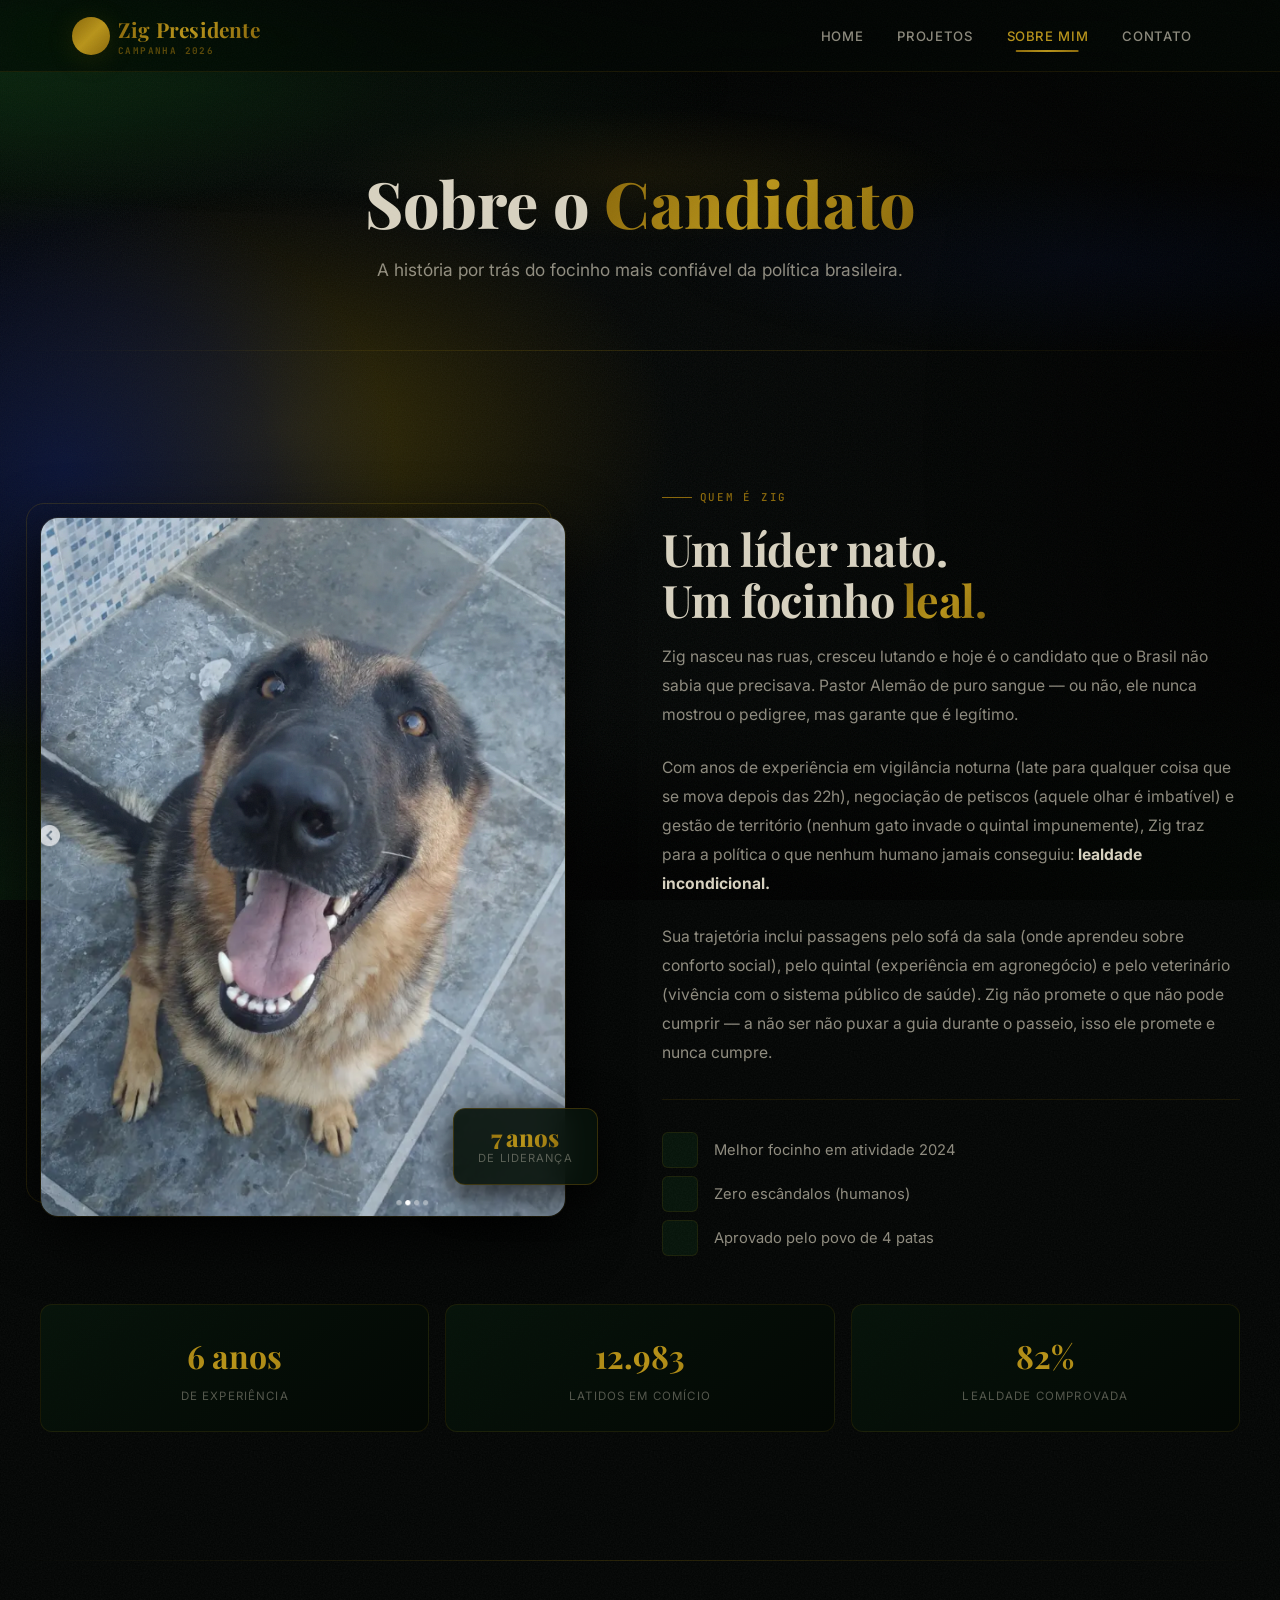
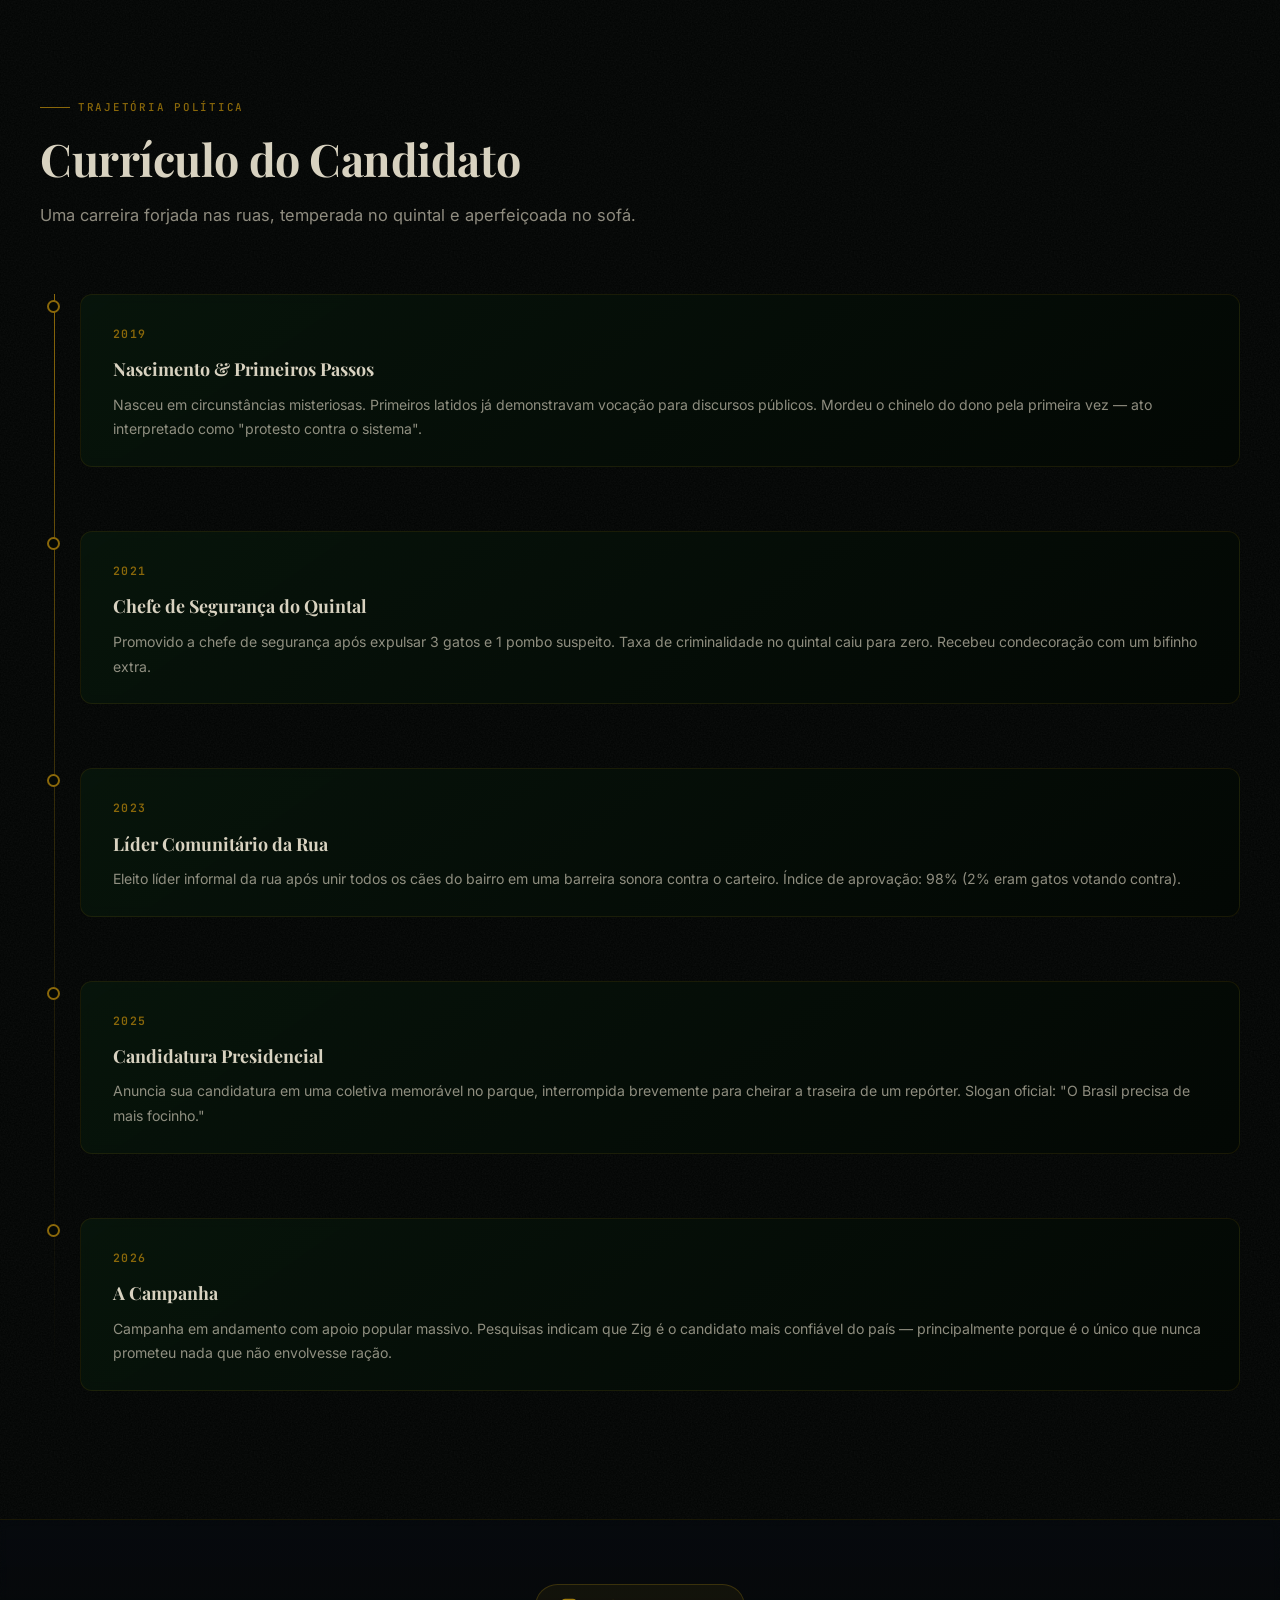
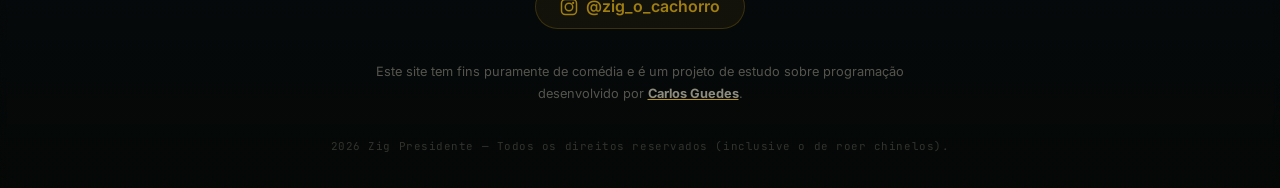
<file: sobre.html>
<!DOCTYPE html>
<html lang="pt-BR">
<head>
  <meta charset="UTF-8">
  <meta name="viewport" content="width=device-width, initial-scale=1.0">
  <meta name="description" content="Conheça Zig, o candidato presidencial canino mais íntegro do Brasil. Sua história, experiência e visão para o país.">
  <title>Sobre Mim — Zig Presidente 2026</title>
  <link rel="stylesheet" href="style.css">
  <link rel="icon" href="data:image/svg+xml,<svg xmlns=%22http://www.w3.org/2000/svg%22 viewBox=%220 0 100 100%22><text y=%22.9em%22 font-size=%2290%22></text></svg>">
</head>
<body>

  <div class="grain-overlay"></div>

  
  <header class="header" id="header">
    <div class="header-inner">
      <a href="index.html" class="logo" id="logo">
        <div class="logo-icon"></div>
        <div>
          <span class="logo-text">Zig Presidente</span>
          <span class="logo-tag">Campanha 2026</span>
        </div>
      </a>
      <button class="menu-toggle" id="menu-toggle" aria-label="Abrir menu">
        <span></span><span></span><span></span>
      </button>
      <nav class="nav" id="nav">
        <a href="index.html"    class="nav-link"        id="nav-home">Home</a>
        <a href="projetos.html" class="nav-link"        id="nav-projetos">Projetos</a>
        <a href="sobre.html"    class="nav-link active" id="nav-sobre">Sobre Mim</a>
        <a href="contato.html"  class="nav-link"        id="nav-contato">Contato</a>
      </nav>
    </div>
  </header>

  
  <section class="page-hero" id="page-hero">
    <h1 class="page-hero-title reveal">
      Sobre o <span class="hero-title-gold">Candidato</span>
    </h1>
    <p class="page-hero-desc reveal reveal-delay-1">
      A história por trás do focinho mais confiável da política brasileira.
    </p>
  </section>

  <div class="divider"></div>

  <!-- ========================
       SOBRE / BIO
       ======================== -->
  <section class="section" id="about">
    <div class="section-inner">
      <div class="about-grid">

        
        <div class="about-image-wrapper reveal">
          <div class="about-image">
            <img src="img/img.png" alt="Zig — Candidato Presidencial" style="aspect-ratio: 3/4; object-fit: cover; object-position: center top;">
          </div>
          
          <div class="about-image-badge">
            <div class="about-image-badge-value">7 anos</div>
            <div class="about-image-badge-label">de liderança</div>
          </div>
        </div>

        
        <div class="reveal reveal-delay-1">
          <span class="section-label">Quem é Zig</span>
          <h2 class="section-title">
            Um líder nato.<br>Um focinho <span class="hero-title-gold">leal.</span>
          </h2>

          <div class="about-text">
            <p>
              Zig nasceu nas ruas, cresceu lutando e hoje é o candidato que o Brasil
              não sabia que precisava. Pastor Alemão de puro sangue — ou não, ele
              nunca mostrou o pedigree, mas garante que é legítimo.
            </p>
            <p>
              Com anos de experiência em vigilância noturna (late para qualquer coisa
              que se mova depois das 22h), negociação de petiscos (aquele olhar é
              imbatível) e gestão de território (nenhum gato invade o quintal
              impunemente), Zig traz para a política o que nenhum humano jamais
              conseguiu: <strong style="color: var(--text-primary);">lealdade incondicional.</strong>
            </p>
            <p>
              Sua trajetória inclui passagens pelo sofá da sala (onde aprendeu sobre
              conforto social), pelo quintal (experiência em agronegócio) e pelo
              veterinário (vivência com o sistema público de saúde). Zig não promete
              o que não pode cumprir — a não ser não puxar a guia durante o passeio,
              isso ele promete e nunca cumpre.
            </p>
          </div>

          
          <div class="about-achievements">
            <div class="achievement-item">
              <span class="achievement-icon"></span>
              <span class="achievement-text">Melhor focinho em atividade 2024</span>
            </div>
            <div class="achievement-item">
              <span class="achievement-icon"></span>
              <span class="achievement-text">Zero escândalos (humanos)</span>
            </div>
            <div class="achievement-item">
              <span class="achievement-icon"></span>
              <span class="achievement-text">Aprovado pelo povo de 4 patas</span>
            </div>
          </div>
        </div>
      </div>

      
      <div class="about-stats reveal reveal-delay-2">
        <div class="stat-item">
          <div class="stat-number" data-target="7" data-suffix=" anos">0</div>
          <div class="stat-label">De experiência</div>
        </div>
        <div class="stat-item">
          <div class="stat-number" data-target="15847" data-suffix="">0</div>
          <div class="stat-label">Latidos em comício</div>
        </div>
        <div class="stat-item">
          <div class="stat-number" data-target="100" data-suffix="%">0</div>
          <div class="stat-label">Lealdade comprovada</div>
        </div>
      </div>
    </div>
  </section>

  <div class="divider"></div>

  <!-- ========================
       TIMELINE
       ======================== -->
  <section class="section" id="timeline">
    <div class="section-inner">
      <div class="reveal">
        <span class="section-label">Trajetória Política</span>
        <h2 class="section-title">Currículo do Candidato</h2>
        <p class="section-desc">
          Uma carreira forjada nas ruas, temperada no quintal e aperfeiçoada no sofá.
        </p>
      </div>

      <div class="timeline">
        <div class="timeline-item reveal reveal-delay-1">
          <div class="timeline-marker"></div>
          <div class="timeline-content">
            <span class="timeline-year">2019</span>
            <h3 class="timeline-title">Nascimento & Primeiros Passos</h3>
            <p class="timeline-desc">
              Nasceu em circunstâncias misteriosas. Primeiros latidos já demonstravam
              vocação para discursos públicos. Mordeu o chinelo do dono pela primeira
              vez — ato interpretado como "protesto contra o sistema".
            </p>
          </div>
        </div>

        <div class="timeline-item reveal reveal-delay-2">
          <div class="timeline-marker"></div>
          <div class="timeline-content">
            <span class="timeline-year">2021</span>
            <h3 class="timeline-title">Chefe de Segurança do Quintal</h3>
            <p class="timeline-desc">
              Promovido a chefe de segurança após expulsar 3 gatos e 1 pombo
              suspeito. Taxa de criminalidade no quintal caiu para zero. Recebeu
              condecoração com um bifinho extra.
            </p>
          </div>
        </div>

        <div class="timeline-item reveal reveal-delay-3">
          <div class="timeline-marker"></div>
          <div class="timeline-content">
            <span class="timeline-year">2023</span>
            <h3 class="timeline-title">Líder Comunitário da Rua</h3>
            <p class="timeline-desc">
              Eleito líder informal da rua após unir todos os cães do bairro em
              uma barreira sonora contra o carteiro. Índice de aprovação: 98%
              (2% eram gatos votando contra).
            </p>
          </div>
        </div>

        <div class="timeline-item reveal reveal-delay-4">
          <div class="timeline-marker"></div>
          <div class="timeline-content">
            <span class="timeline-year">2025</span>
            <h3 class="timeline-title">Candidatura Presidencial</h3>
            <p class="timeline-desc">
              Anuncia sua candidatura em uma coletiva memorável no parque, interrompida
              brevemente para cheirar a traseira de um repórter. Slogan oficial:
              "O Brasil precisa de mais focinho."
            </p>
          </div>
        </div>

        <div class="timeline-item reveal reveal-delay-5">
          <div class="timeline-marker"></div>
          <div class="timeline-content">
            <span class="timeline-year">2026</span>
            <h3 class="timeline-title">A Campanha</h3>
            <p class="timeline-desc">
              Campanha em andamento com apoio popular massivo. Pesquisas indicam
              que Zig é o candidato mais confiável do país — principalmente porque
              é o único que nunca prometeu nada que não envolvesse ração.
            </p>
          </div>
        </div>
      </div>
    </div>
  </section>

  
  <footer class="footer" id="footer">
    <div class="footer-inner">
      <a href="https://www.instagram.com/zig_o_cachorro" target="_blank" rel="noopener noreferrer"
         class="footer-instagram" id="footer-ig-link">
        <svg width="18" height="18" viewBox="0 0 24 24" fill="none">
          <rect x="2" y="2" width="20" height="20" rx="5" stroke="currentColor" stroke-width="2"/>
          <circle cx="12" cy="12" r="5" stroke="currentColor" stroke-width="2"/>
          <circle cx="17.5" cy="6.5" r="1.5" fill="currentColor"/>
        </svg>
        @zig_o_cachorro
      </a>
      <p class="footer-disclaimer">
        Este site tem fins puramente de comédia e é um projeto de estudo sobre
        programação desenvolvido por <a href="https://github.com/carlosguedes-dev" target="_blank" rel="noopener noreferrer" style="color: var(--text-primary); text-decoration: underline; text-decoration-color: var(--br-gold-light); transition: color var(--transition-fast);"><strong>Carlos Guedes</strong></a>.
      </p>
      <p class="footer-copyright">
         2026 Zig Presidente — Todos os direitos reservados (inclusive o de roer chinelos).
      </p>
    </div>
  </footer>

  <script src="main.js"></script>

  <style>
    /* === About page extras === */
    .about-achievements {
      display: flex;
      flex-direction: column;
      gap: var(--space-sm);
      margin-top: var(--space-xl);
      padding-top: var(--space-xl);
      border-top: 1px solid var(--glass-border);
    }

    .achievement-item {
      display: flex;
      align-items: center;
      gap: var(--space-md);
      font-size: 0.92rem;
      color: var(--text-secondary);
    }

    .achievement-icon {
      width: 36px; height: 36px;
      border-radius: var(--radius-sm);
      background: rgba(26, 92, 42, 0.18);
      border: 1px solid var(--glass-border);
      display: flex; align-items: center; justify-content: center;
      font-size: 1rem; flex-shrink: 0;
    }

    .achievement-text { line-height: 1.4; }

    /* Badge posicionamento */
    .about-image-badge {
      position: absolute;
      bottom: var(--space-xl);
      right: calc(-1 * var(--space-xl));
      background: rgba(7, 18, 10, 0.90);
      border: 1px solid var(--glass-border-hover);
      border-radius: var(--radius-md);
      padding: var(--space-md) var(--space-lg);
      backdrop-filter: blur(16px);
      -webkit-backdrop-filter: blur(16px);
      box-shadow: var(--shadow-lg);
      text-align: center;
      min-width: 120px;
    }

    @media (max-width: 1024px) {
      .about-image-badge { right: var(--space-md); bottom: var(--space-md); }
    }
  </style>
</body>
</html>
</file>
<file: style.css>
/* ============================================
   ZIG PRESIDENTE — DESIGN SYSTEM PREMIUM v2
   Fundo: textura do background.jpeg com cores
   da bandeira brasileira (verde, amarelo, azul)
   ============================================ */

@import url('https://fonts.googleapis.com/css2?family=Playfair+Display:ital,wght@0,400;0,600;0,700;0,800;0,900;1,400;1,700&family=Inter:wght@300;400;500;600;700&family=JetBrains+Mono:wght@400;500&display=swap');

/* ============================================
   CSS CUSTOM PROPERTIES
   ============================================ */
:root {
  /* =============================================
     PALETA EXTRAÍDA DA IMAGEM:
     Base: preto-verde profundo
     Verde: floresta escuro mas visível
     Ouro: oliva quente, âmbar
     Azul: marinho profundo
     ============================================= */

  /* Verde floresta — visível, rico, escuro */
  --br-green-dark:  #071a0c;
  --br-green:       #0e3018;
  --br-green-mid:   #164224;
  --br-green-light: #1e5430;

  /* Ouro oliva / âmbar — quente e presente */
  --br-gold-deep:   #5a4206;
  --br-gold:        #8a680a;
  --br-gold-mid:    #a07e10;
  --br-gold-light:  #b8941a;
  --br-gold-glow:   #c8a824;

  /* Azul marinho profundo — rico */
  --br-blue-dark:   #060e22;
  --br-blue:        #0a1838;
  --br-blue-mid:    #102450;
  --br-blue-light:  #183068;

  /* Neutros — base quase preta */
  --coal-950: #020403;
  --coal-900: #040805;
  --coal-800: #060c07;
  --coal-700: #091009;

  /* Texto — levemente aquecido */
  --text-primary:   #d8d2c0;
  --text-secondary: rgba(216, 210, 192, 0.65);
  --text-tertiary:  rgba(216, 210, 192, 0.38);
  --text-gold:      #b8941a;

  /* Gradientes principais */
  --gradient-gold:       linear-gradient(135deg, var(--br-gold), var(--br-gold-light), var(--br-gold));
  --gradient-gold-text:  linear-gradient(120deg, var(--br-gold), var(--br-gold-light), var(--br-gold));
  --gradient-card:       linear-gradient(145deg, rgba(8, 22, 12, 0.88), rgba(3, 8, 4, 0.95));
  --gradient-hero-overlay: linear-gradient(
    180deg,
    rgba(2, 5, 3, 0.18) 0%,
    rgba(2, 5, 3, 0.05) 38%,
    rgba(2, 5, 3, 0.50) 68%,
    rgba(2, 5, 3, 0.97) 100%
  );

  /* ===== NOISE — grain fino, não branco ===== */
  --noise-url: url("data:image/svg+xml,%3Csvg xmlns='http://www.w3.org/2000/svg' width='200' height='200'%3E%3Cfilter id='n'%3E%3CfeTurbulence type='fractalNoise' baseFrequency='0.68' numOctaves='4' stitchTiles='stitch'/%3E%3CfeColorMatrix type='saturate' values='0'/%3E%3C/filter%3E%3Crect width='200' height='200' filter='url(%23n)' opacity='0.06'/%3E%3C/svg%3E");

  /* Glass */
  --glass-bg:           rgba(6, 16, 8, 0.82);
  --glass-border:       rgba(138, 104, 10, 0.16);
  --glass-border-hover: rgba(138, 104, 10, 0.36);

  /* Shadows */
  --shadow-sm:          0 2px 8px  rgba(0, 0, 0, 0.65);
  --shadow-md:          0 4px 20px rgba(0, 0, 0, 0.72);
  --shadow-lg:          0 8px 40px rgba(0, 0, 0, 0.80);
  --shadow-xl:          0 16px 60px rgba(0, 0, 0, 0.88);
  --shadow-gold:        0 4px 28px rgba(138, 104, 10, 0.20);
  --shadow-gold-hover:  0 8px 40px rgba(138, 104, 10, 0.32);

  /* Spacing */
  --space-xs:   0.25rem;
  --space-sm:   0.5rem;
  --space-md:   1rem;
  --space-lg:   1.5rem;
  --space-xl:   2rem;
  --space-2xl:  3rem;
  --space-3xl:  4rem;
  --space-4xl:  6rem;
  --space-5xl:  8rem;

  /* Typography */
  --font-display: 'Playfair Display', Georgia, serif;
  --font-body:    'Inter', -apple-system, sans-serif;
  --font-mono:    'JetBrains Mono', monospace;

  /* Borders */
  --radius-sm:   6px;
  --radius-md:   12px;
  --radius-lg:   18px;
  --radius-xl:   28px;
  --radius-full: 9999px;

  /* Transitions */
  --ease-expo:      cubic-bezier(0.16, 1, 0.3, 1);
  --ease-quart:     cubic-bezier(0.25, 1, 0.5, 1);
  --transition-fast: 200ms var(--ease-expo);
  --transition-base: 380ms var(--ease-expo);
  --transition-slow: 620ms var(--ease-expo);

  /* Layout */
  --max-width:    1200px;
  --header-height: 72px;
}

/* ============================================
   RESET
   ============================================ */
*, *::before, *::after { margin: 0; padding: 0; box-sizing: border-box; }
html { scroll-behavior: smooth; font-size: 16px; -webkit-font-smoothing: antialiased; }
a    { text-decoration: none; color: inherit; }
img  { max-width: 100%; display: block; }
ul, ol { list-style: none; }

/* ============================================
   FUNDO GLOBAL — TEXTURA DA BANDEIRA
   O body usa background.jpeg como textura base
   com overlay das cores da bandeira brasileira.
   ============================================ */
body {
  font-family: var(--font-body);
  color: var(--text-primary);
  line-height: 1.7;
  overflow-x: hidden;
  min-height: 100vh;

  /*
    BASE: preto profundo + grain
    A cor vem do body::before via blobs de gradiente,
    replicando exatamente a estética da imagem.
  */
  background-color: #010302;
  background-image:
    var(--noise-url),
    linear-gradient(
      160deg,
      #010302 0%,
      #020504 50%,
      #010302 100%
    );
  background-size: 200px 200px, cover;
  background-attachment: scroll, fixed;
}

/*
  BLOBS DE COR — replicam os glows da imagem:
  • Verde floresta: cantos e diagonal
  • Azul marinho: blob lateral esquerdo
  • Ouro oliva: centro/diagonal
  Todos ricos mas escuros, sobre o preto.
*/
body::before {
  content: '';
  position: fixed;
  inset: 0;
  z-index: 0;
  pointer-events: none;
  background:
    /* Verde topo-esquerdo */
    radial-gradient(ellipse 50% 32% at -2% 4%,
      rgba(16, 62, 24, 0.72) 0%,
      rgba(8, 36, 14, 0.36) 45%,
      transparent 68%
    ),
    /* Azul marinho centro-esquerdo — contido na esquerda */
    radial-gradient(ellipse 40% 48% at 5% 52%,
      rgba(8, 20, 68, 0.78) 0%,
      rgba(6, 14, 50, 0.50) 40%,
      transparent 65%
    ),
    /* Ouro oliva — apenas esquerda/centro-esquerdo */
    radial-gradient(ellipse 45% 40% at 22% 48%,
      rgba(90, 74, 6, 0.58) 0%,
      rgba(60, 48, 4, 0.28) 45%,
      transparent 68%
    ),
    /* Verde canto inferior-esquerdo */
    radial-gradient(ellipse 44% 36% at -2% 100%,
      rgba(12, 48, 18, 0.58) 0%,
      rgba(6, 28, 10, 0.24) 50%,
      transparent 70%
    ),
    /* Verde sombra canto superior-direito */
    radial-gradient(ellipse 40% 30% at 102% 0%,
      rgba(6, 24, 10, 0.35) 0%,
      transparent 60%
    ),
    /* Verde sombra canto inferior-direito */
    radial-gradient(ellipse 48% 36% at 102% 100%,
      rgba(4, 18, 8, 0.40) 0%,
      transparent 65%
    ),
    /* Vignette escuro lateral direita — mata o branco */
    linear-gradient(to left,
      rgba(1, 2, 1, 0.72) 0%,
      rgba(1, 2, 1, 0.40) 30%,
      transparent 60%
    ),
    /* Vignette escuro topo e base */
    linear-gradient(to bottom,
      rgba(1, 2, 1, 0.50) 0%,
      transparent 18%,
      transparent 82%,
      rgba(1, 2, 1, 0.60) 100%
    );
}

/* Vignette adicional: escurece bordas do conteúdo */
body::after {
  content: '';
  position: fixed;
  inset: 0;
  z-index: 0;
  pointer-events: none;
  background:
    /* Borda direita muito escura */
    radial-gradient(ellipse 40% 100% at 100% 50%,
      rgba(0, 0, 0, 0.55) 0%,
      transparent 70%
    ),
    /* Borda superior */
    radial-gradient(ellipse 100% 25% at 50% 0%,
      rgba(0, 0, 0, 0.45) 0%,
      transparent 100%
    ),
    /* Borda inferior */
    radial-gradient(ellipse 100% 20% at 50% 100%,
      rgba(0, 0, 0, 0.50) 0%,
      transparent 100%
    );
}

/* Todos os filhos ficam acima dos pseudo-elementos */
body > * { position: relative; z-index: 1; }

/* ============================================
   SCROLLBAR
   ============================================ */
::-webkit-scrollbar       { width: 7px; }
::-webkit-scrollbar-track { background: var(--coal-900); }
::-webkit-scrollbar-thumb { background: var(--br-green-mid); border-radius: var(--radius-full); }
::-webkit-scrollbar-thumb:hover { background: var(--br-gold); }

::selection { background: rgba(200, 160, 16, 0.30); color: #fff; }

/* ============================================
   GRAIN OVERLAY (textura fina premium)
   ============================================ */
.grain-overlay {
  position: fixed;
  inset: 0;
  pointer-events: none;
  z-index: 9999;
  opacity: 0.038;
  background-image: url("data:image/svg+xml,%3Csvg viewBox='0 0 200 200' xmlns='http://www.w3.org/2000/svg'%3E%3Cfilter id='n'%3E%3CfeTurbulence type='fractalNoise' baseFrequency='0.80' numOctaves='4' stitchTiles='stitch'/%3E%3C/filter%3E%3Crect width='100%25' height='100%25' filter='url(%23n)'/%3E%3C/svg%3E");
  background-size: 200px;
}

/* ============================================
   HEADER
   ============================================ */
.header {
  position: fixed;
  top: 0; left: 0; right: 0;
  z-index: 1000;
  height: var(--header-height);
  transition: all var(--transition-base);
}

.header::before {
  content: '';
  position: absolute;
  inset: 0;
  background: rgba(3, 8, 4, 0.62);
  backdrop-filter: blur(22px) saturate(160%);
  -webkit-backdrop-filter: blur(22px) saturate(160%);
  border-bottom: 1px solid var(--glass-border);
  transition: all var(--transition-base);
}

.header.scrolled::before {
  background: rgba(3, 8, 4, 0.94);
  border-bottom-color: rgba(138, 104, 10, 0.22);
}

.header-inner {
  position: relative;
  max-width: var(--max-width);
  margin: 0 auto;
  padding: 0 var(--space-xl);
  height: 100%;
  display: flex;
  align-items: center;
  justify-content: space-between;
}

/* Logo */
.logo {
  display: flex;
  align-items: center;
  gap: var(--space-sm);
  font-family: var(--font-display);
  font-weight: 700;
  font-size: 1.3rem;
  z-index: 10;
}

.logo-icon {
  width: 38px; height: 38px;
  border-radius: var(--radius-full);
  background: var(--gradient-gold);
  display: flex; align-items: center; justify-content: center;
  font-size: 1.05rem;
  box-shadow: var(--shadow-gold);
  flex-shrink: 0;
}

.logo-text {
  background: var(--gradient-gold-text);
  -webkit-background-clip: text;
  -webkit-text-fill-color: transparent;
  background-clip: text;
  letter-spacing: 0.01em;
}

.logo-tag {
  font-family: var(--font-mono);
  font-size: 0.58rem;
  color: var(--br-gold);
  text-transform: uppercase;
  letter-spacing: 0.15em;
  opacity: 0.65;
  display: block;
  margin-top: -3px;
}

/* Nav */
.nav { display: flex; align-items: center; gap: 2px; }

.nav-link {
  position: relative;
  padding: 8px 16px;
  font-size: 0.82rem;
  font-weight: 500;
  letter-spacing: 0.05em;
  text-transform: uppercase;
  color: var(--text-secondary);
  border-radius: var(--radius-sm);
  transition: color var(--transition-fast);
}

.nav-link:hover  { color: var(--br-gold-light); }
.nav-link.active { color: var(--br-gold-light); }

.nav-link::after {
  content: '';
  position: absolute;
  bottom: 3px; left: 50%;
  width: 0; height: 2px;
  background: var(--gradient-gold);
  border-radius: var(--radius-full);
  transform: translateX(-50%);
  transition: width var(--transition-base);
}

.nav-link:hover::after,
.nav-link.active::after { width: 55%; }

/* Mobile toggle */
.menu-toggle {
  display: none;
  flex-direction: column;
  gap: 5px;
  background: none; border: none; cursor: pointer;
  padding: var(--space-sm); z-index: 10;
}
.menu-toggle span {
  display: block; width: 24px; height: 2px;
  background: var(--br-gold-mid);
  border-radius: var(--radius-full);
  transition: all var(--transition-base);
}
.menu-toggle.active span:nth-child(1) { transform: rotate(45deg) translate(5px, 5px); }
.menu-toggle.active span:nth-child(2) { opacity: 0; }
.menu-toggle.active span:nth-child(3) { transform: rotate(-45deg) translate(5px, -5px); }

/* ============================================
   HERO SECTION (mantida exatamente como estava)
   ============================================ */
.hero {
  position: relative;
  min-height: 100vh;
  display: flex;
  align-items: center;
  justify-content: flex-start;
  overflow: hidden;
}

.hero-bg {
  position: absolute; inset: 0;
  background-image: url('background.jpeg');
  background-size: cover;
  background-position: center;
  background-attachment: fixed;
  z-index: 0;
}

.hero-bg::after {
  content: '';
  position: absolute; inset: 0;
  background: var(--gradient-hero-overlay);
  z-index: 1;
}

.hero-bg::before {
  content: '';
  position: absolute; inset: 0;
  background: radial-gradient(ellipse at center, transparent 40%, rgba(4, 9, 10, 0.5) 100%);
  z-index: 2;
}

.hero-content {
  position: relative; z-index: 3;
  max-width: var(--max-width);
  margin: 0 auto;
  padding: calc(var(--header-height) + var(--space-4xl)) var(--space-xl) var(--space-4xl);
  width: 100%;
}

.hero-badge {
  display: inline-flex;
  align-items: center;
  gap: var(--space-sm);
  padding: 5px 16px;
  background: rgba(200, 160, 16, 0.10);
  border: 1px solid rgba(200, 160, 16, 0.28);
  border-radius: var(--radius-full);
  font-family: var(--font-mono);
  font-size: 0.68rem;
  font-weight: 500;
  color: var(--br-gold-light);
  letter-spacing: 0.14em;
  text-transform: uppercase;
  margin-bottom: var(--space-xl);
  animation: fadeInUp 0.8s var(--ease-expo) 0.2s both;
}

.hero-badge-dot {
  width: 6px; height: 6px;
  border-radius: var(--radius-full);
  background: var(--br-gold-mid);
  animation: pulse-dot 2s ease-in-out infinite;
}

.hero-title {
  font-family: var(--font-display);
  font-size: clamp(2.8rem, 6vw, 5.5rem);
  font-weight: 800;
  line-height: 1.05;
  letter-spacing: -0.02em;
  margin-bottom: var(--space-lg);
  animation: fadeInUp 0.8s var(--ease-expo) 0.4s both;
  max-width: 650px;
}

.hero-title-gold {
  background: var(--gradient-gold-text);
  -webkit-background-clip: text;
  -webkit-text-fill-color: transparent;
  background-clip: text;
}

.hero-subtitle {
  font-size: clamp(1rem, 1.6vw, 1.15rem);
  color: var(--text-secondary);
  max-width: 520px;
  line-height: 1.82;
  margin-bottom: var(--space-2xl);
  animation: fadeInUp 0.8s var(--ease-expo) 0.6s both;
}

.hero-actions {
  display: flex; gap: var(--space-md); flex-wrap: wrap;
  animation: fadeInUp 0.8s var(--ease-expo) 0.8s both;
}

.scroll-indicator {
  position: absolute;
  bottom: var(--space-2xl);
  left: 50%;
  transform: translateX(-50%);
  z-index: 3;
  display: flex; flex-direction: column; align-items: center; gap: var(--space-sm);
  animation: fadeInUp 0.8s var(--ease-expo) 1.2s both;
}

.scroll-indicator-text {
  font-family: var(--font-mono);
  font-size: 0.62rem;
  letter-spacing: 0.22em;
  text-transform: uppercase;
  color: var(--text-tertiary);
}

.scroll-indicator-line {
  width: 1px; height: 42px;
  background: linear-gradient(180deg, var(--br-gold), transparent);
  animation: scroll-line 2s ease-in-out infinite;
}

/* ============================================
   BUTTONS
   ============================================ */
.btn {
  display: inline-flex; align-items: center; gap: var(--space-sm);
  padding: 14px 32px;
  font-family: var(--font-body);
  font-size: 0.83rem; font-weight: 600;
  letter-spacing: 0.07em; text-transform: uppercase;
  border: none; cursor: pointer;
  border-radius: var(--radius-sm);
  transition: all var(--transition-base);
  position: relative; overflow: hidden;
}

.btn-primary {
  background: var(--gradient-gold);
  color: var(--coal-900);
  box-shadow: var(--shadow-gold);
}
.btn-primary:hover {
  box-shadow: var(--shadow-gold-hover);
  transform: translateY(-2px);
}
.btn-primary::before {
  content: '';
  position: absolute; top: 0; left: -100%;
  width: 100%; height: 100%;
  background: linear-gradient(90deg, transparent, rgba(255,255,255,0.2), transparent);
  transition: left 0.5s ease;
}
.btn-primary:hover::before { left: 100%; }

.btn-outline {
  background: transparent;
  color: var(--br-gold-light);
  border: 1px solid rgba(200, 160, 16, 0.38);
}
.btn-outline:hover {
  border-color: var(--br-gold);
  background: rgba(200, 160, 16, 0.09);
  transform: translateY(-2px);
}

/* ============================================
   SECTION BASE
   ============================================ */
.section {
  padding: var(--space-5xl) var(--space-xl);
  position: relative;
}

.section-inner {
  max-width: var(--max-width);
  margin: 0 auto;
}

.section-label {
  display: inline-flex; align-items: center; gap: var(--space-sm);
  font-family: var(--font-mono);
  font-size: 0.68rem; font-weight: 500;
  letter-spacing: 0.16em; text-transform: uppercase;
  color: var(--br-gold);
  margin-bottom: var(--space-md);
}
.section-label::before {
  content: ''; width: 30px; height: 1px; background: var(--br-gold);
}

.section-title {
  font-family: var(--font-display);
  font-size: clamp(2rem, 3.5vw, 3rem);
  font-weight: 700; line-height: 1.15;
  margin-bottom: var(--space-md);
  letter-spacing: -0.01em;
}

.section-desc {
  font-size: 1.03rem;
  color: var(--text-secondary);
  max-width: 600px; line-height: 1.82;
  margin-bottom: var(--space-3xl);
}

.divider {
  width: 100%; height: 1px;
  background: linear-gradient(90deg, transparent, rgba(200,160,16,0.18), transparent);
}

/* ============================================
   PROJECT CARDS
   ============================================ */
.projects-grid {
  display: grid;
  grid-template-columns: repeat(auto-fit, minmax(320px, 1fr));
  gap: var(--space-xl);
}

.project-card {
  position: relative;
  border-radius: var(--radius-lg);
  overflow: hidden;
  background: var(--gradient-card);
  border: 1px solid var(--glass-border);
  transition: all var(--transition-base);
  cursor: pointer;
  /* Fundo interno também com leve textura */
  backdrop-filter: blur(8px);
  -webkit-backdrop-filter: blur(8px);
}
.project-card:hover {
  border-color: var(--glass-border-hover);
  transform: translateY(-7px);
  box-shadow: var(--shadow-gold);
}

.project-card-image {
  position: relative; width: 100%; aspect-ratio: 16/10; overflow: hidden;
}
.project-card-image img {
  width: 100%; height: 100%; object-fit: cover;
  transition: transform var(--transition-slow);
}
.project-card:hover .project-card-image img { transform: scale(1.06); }

.project-card-image::after {
  content: '';
  position: absolute; inset: 0;
  background: linear-gradient(180deg, transparent 50%, rgba(7, 18, 10, 0.92) 100%);
}

.project-card-tag {
  position: absolute; top: var(--space-md); left: var(--space-md); z-index: 2;
  padding: 4px 12px;
  background: rgba(200, 160, 16, 0.15);
  backdrop-filter: blur(10px); -webkit-backdrop-filter: blur(10px);
  border: 1px solid rgba(200, 160, 16, 0.32);
  border-radius: var(--radius-full);
  font-family: var(--font-mono); font-size: 0.63rem; font-weight: 500;
  color: var(--br-gold-light); letter-spacing: 0.10em; text-transform: uppercase;
}

.project-card-body { padding: var(--space-lg) var(--space-xl) var(--space-xl); }

.project-card-title {
  font-family: var(--font-display);
  font-size: 1.25rem; font-weight: 700;
  margin-bottom: var(--space-sm);
  color: var(--text-primary);
  transition: color var(--transition-fast);
}
.project-card:hover .project-card-title { color: var(--br-gold-light); }

.project-card-desc {
  font-size: 0.88rem; color: var(--text-secondary); line-height: 1.72;
  margin-bottom: var(--space-lg);
}

.project-card-footer { display: flex; align-items: center; justify-content: space-between; }

.project-card-link {
  display: inline-flex; align-items: center; gap: var(--space-sm);
  font-size: 0.78rem; font-weight: 600;
  color: var(--br-gold); text-transform: uppercase; letter-spacing: 0.09em;
  transition: gap var(--transition-fast);
}
.project-card:hover .project-card-link { gap: var(--space-md); }
.project-card-link-arrow { transition: transform var(--transition-fast); }
.project-card:hover .project-card-link-arrow { transform: translateX(4px); }

/* ============================================
   PAGE HERO (páginas internas)
   ============================================ */
.page-hero {
  position: relative;
  padding: calc(var(--header-height) + var(--space-4xl)) var(--space-xl) var(--space-3xl);
  text-align: center;
  overflow: hidden;
}

/* Faixas coloridas sutis na hero das páginas internas */
.page-hero::before {
  content: '';
  position: absolute; inset: 0;
  background:
    radial-gradient(ellipse 65% 55% at 15% 25%, rgba(14, 52, 20, 0.30), transparent 65%),
    radial-gradient(ellipse 55% 45% at 85% 75%, rgba(8, 18, 55, 0.25), transparent 60%),
    radial-gradient(ellipse 45% 35% at 50% 50%, rgba(90, 72, 6, 0.18), transparent 55%);
  pointer-events: none;
}

.page-hero-title {
  font-family: var(--font-display);
  font-size: clamp(2.4rem, 5vw, 4rem);
  font-weight: 800; line-height: 1.1;
  margin-bottom: var(--space-md);
  position: relative;
}

.page-hero-desc {
  font-size: 1.08rem; color: var(--text-secondary);
  max-width: 540px; margin: 0 auto;
  line-height: 1.82; position: relative;
}

/* ============================================
   MANIFESTO / QUOTE SECTION
   ============================================ */
.manifesto-section {
  position: relative;
  padding: var(--space-5xl) var(--space-xl);
  text-align: center;
  overflow: hidden;
}

.manifesto-section::before {
  content: '';
  position: absolute; inset: 0;
  background:
    linear-gradient(180deg,
      rgba(14, 48, 20, 0.18) 0%,
      rgba(90, 72, 6, 0.10) 50%,
      rgba(8, 18, 55, 0.18) 100%
    );
  pointer-events: none;
}

.manifesto-quote {
  font-family: var(--font-display);
  font-size: clamp(1.6rem, 3.5vw, 2.6rem);
  font-weight: 700;
  line-height: 1.3;
  max-width: 760px;
  margin: 0 auto var(--space-xl);
  position: relative;
}

.manifesto-quote::before {
  content: '"';
  font-size: 5rem;
  color: var(--br-gold);
  opacity: 0.2;
  position: absolute;
  top: -1rem; left: -1.5rem;
  font-family: Georgia, serif;
  line-height: 1;
}

/* ============================================
   DESTAQUE / FEATURE STRIP (index.html)
   ============================================ */
.feature-strip {
  display: grid;
  grid-template-columns: repeat(3, 1fr);
  gap: 1px;
  background: var(--glass-border);
  border: 1px solid var(--glass-border);
  border-radius: var(--radius-lg);
  overflow: hidden;
  margin-bottom: var(--space-5xl);
}

.feature-item {
  padding: var(--space-2xl) var(--space-xl);
  background: var(--gradient-card);
  text-align: center;
  transition: background var(--transition-fast);
}

.feature-item:hover {
  background: linear-gradient(145deg, rgba(14, 48, 20, 0.42), rgba(3, 8, 4, 0.94));
}

.feature-icon {
  font-size: 2rem; margin-bottom: var(--space-md);
  display: block;
}

.feature-value {
  font-family: var(--font-display);
  font-size: 2rem; font-weight: 800;
  background: var(--gradient-gold-text);
  -webkit-background-clip: text;
  -webkit-text-fill-color: transparent;
  background-clip: text;
  line-height: 1;
  margin-bottom: var(--space-sm);
}

.feature-label {
  font-size: 0.8rem; color: var(--text-tertiary);
  text-transform: uppercase; letter-spacing: 0.10em;
}

/* ============================================
   ABOUT — SOBRE.HTML
   ============================================ */
.about-grid {
  display: grid;
  grid-template-columns: 1fr 1.1fr;
  gap: var(--space-4xl);
  align-items: center;
}

.about-image-wrapper { position: relative; }

.about-image {
  border-radius: var(--radius-lg);
  overflow: hidden;
  border: 1px solid var(--glass-border);
  box-shadow: var(--shadow-xl);
}

.about-image img {
  width: 100%;
  object-fit: cover;
  display: block;
}

/* Moldura decorativa */
.about-image-wrapper::before {
  content: '';
  position: absolute;
  top: -14px; left: -14px; right: 14px; bottom: 14px;
  border: 1px solid rgba(200, 160, 16, 0.18);
  border-radius: var(--radius-lg);
  z-index: -1;
}

/* Badge flutuante na imagem */
.about-image-badge {
  position: absolute;
  bottom: var(--space-lg); right: -var(--space-lg);
  background: var(--gradient-card);
  border: 1px solid var(--glass-border-hover);
  border-radius: var(--radius-md);
  padding: var(--space-md) var(--space-lg);
  backdrop-filter: blur(16px);
  -webkit-backdrop-filter: blur(16px);
  right: calc(-1 * var(--space-xl));
  box-shadow: var(--shadow-lg);
}

.about-image-badge-value {
  font-family: var(--font-display);
  font-size: 1.5rem; font-weight: 800;
  background: var(--gradient-gold-text);
  -webkit-background-clip: text;
  -webkit-text-fill-color: transparent;
  background-clip: text;
  line-height: 1;
}

.about-image-badge-label {
  font-size: 0.7rem; color: var(--text-tertiary);
  text-transform: uppercase; letter-spacing: 0.10em;
}

.about-text {
  display: flex; flex-direction: column; gap: var(--space-lg);
}
.about-text p {
  font-size: 0.98rem; color: var(--text-secondary); line-height: 1.85;
}

.about-stats {
  display: grid;
  grid-template-columns: repeat(3, 1fr);
  gap: var(--space-md);
  margin-top: var(--space-2xl);
}

.stat-item {
  text-align: center;
  padding: var(--space-lg);
  background: var(--gradient-card);
  border: 1px solid var(--glass-border);
  border-radius: var(--radius-md);
  transition: border-color var(--transition-fast);
}
.stat-item:hover { border-color: var(--glass-border-hover); }

.stat-number {
  font-family: var(--font-display);
  font-size: 2rem; font-weight: 700;
  background: var(--gradient-gold-text);
  -webkit-background-clip: text;
  -webkit-text-fill-color: transparent;
  background-clip: text;
}
.stat-label {
  font-size: 0.72rem; color: var(--text-tertiary);
  text-transform: uppercase; letter-spacing: 0.10em; margin-top: 4px;
}

/* Timeline */
.timeline { position: relative; padding-left: 40px; }
.timeline::before {
  content: '';
  position: absolute; left: 14px; top: 0; bottom: 0;
  width: 1px;
  background: linear-gradient(180deg, var(--br-gold), rgba(200,160,16,0.2), transparent);
}

.timeline-item { position: relative; padding-bottom: var(--space-3xl); }
.timeline-item:last-child { padding-bottom: 0; }

.timeline-marker {
  position: absolute; left: -33px; top: 6px;
  width: 13px; height: 13px;
  border-radius: var(--radius-full);
  background: var(--coal-900);
  border: 2px solid var(--br-gold);
  z-index: 1;
  transition: all var(--transition-fast);
}
.timeline-item:hover .timeline-marker {
  background: var(--br-gold);
  box-shadow: 0 0 12px rgba(200, 160, 16, 0.45);
}

.timeline-content {
  padding: var(--space-lg) var(--space-xl);
  background: var(--gradient-card);
  border: 1px solid var(--glass-border);
  border-radius: var(--radius-md);
  transition: border-color var(--transition-fast);
  backdrop-filter: blur(6px);
  -webkit-backdrop-filter: blur(6px);
}
.timeline-content:hover { border-color: rgba(200, 160, 16, 0.24); }

.timeline-year {
  font-family: var(--font-mono); font-size: 0.72rem; font-weight: 600;
  color: var(--br-gold); letter-spacing: 0.12em; text-transform: uppercase;
}
.timeline-title {
  font-family: var(--font-display); font-size: 1.12rem; font-weight: 700;
  color: var(--text-primary); margin: var(--space-sm) 0;
}
.timeline-desc {
  font-size: 0.88rem; color: var(--text-secondary); line-height: 1.76;
}

/* ============================================
   CONTACT — CONTATO.HTML
   ============================================ */
.contact-grid {
  display: grid;
  grid-template-columns: 1.1fr 1fr;
  gap: var(--space-4xl);
}

.contact-form { display: flex; flex-direction: column; gap: var(--space-lg); }

.form-row { display: grid; grid-template-columns: 1fr 1fr; gap: var(--space-lg); }

.form-group { display: flex; flex-direction: column; gap: var(--space-sm); }

.form-label {
  font-size: 0.75rem; font-weight: 500;
  color: var(--text-secondary);
  text-transform: uppercase; letter-spacing: 0.09em;
}

.form-input,
.form-textarea {
  padding: 13px 17px;
  background: rgba(7, 18, 10, 0.78);
  border: 1px solid var(--glass-border);
  border-radius: var(--radius-sm);
  color: var(--text-primary);
  font-family: var(--font-body); font-size: 0.93rem;
  transition: all var(--transition-fast);
  outline: none;
  backdrop-filter: blur(6px);
  -webkit-backdrop-filter: blur(6px);
}
.form-input:focus,
.form-textarea:focus {
  border-color: var(--br-gold);
  box-shadow: 0 0 0 3px rgba(200, 160, 16, 0.12);
}
.form-input::placeholder,
.form-textarea::placeholder { color: var(--text-tertiary); }
.form-textarea { min-height: 140px; resize: vertical; }

select.form-input {
  appearance: none; -webkit-appearance: none;
  background-image: url("data:image/svg+xml,%3Csvg width='12' height='8' viewBox='0 0 12 8' fill='none' xmlns='http://www.w3.org/2000/svg'%3E%3Cpath d='M1 1L6 6L11 1' stroke='%23c8a010' stroke-width='2' stroke-linecap='round' stroke-linejoin='round'/%3E%3C/svg%3E");
  background-repeat: no-repeat;
  background-position: right 16px center;
  padding-right: 44px; cursor: pointer;
}
select.form-input option { background: #0c1a14; color: var(--text-primary); }

.form-success { text-align: center; padding: var(--space-4xl) var(--space-xl); }
.form-success-icon { font-size: 3rem; margin-bottom: var(--space-lg); animation: float 3s ease-in-out infinite; }
.form-success-title {
  font-family: var(--font-display); font-size: 1.8rem; font-weight: 700;
  background: var(--gradient-gold-text);
  -webkit-background-clip: text; -webkit-text-fill-color: transparent; background-clip: text;
  margin-bottom: var(--space-md);
}
.form-success-desc { font-size: 1rem; color: var(--text-secondary); line-height: 1.7; }

.contact-info { display: flex; flex-direction: column; gap: var(--space-xl); }

.contact-info-item { display: flex; gap: var(--space-lg); align-items: flex-start; }

.contact-info-icon {
  width: 48px; height: 48px;
  border-radius: var(--radius-md);
  background: rgba(8, 18, 10, 0.60);
  border: 1px solid var(--glass-border);
  display: flex; align-items: center; justify-content: center;
  font-size: 1.2rem; flex-shrink: 0;
}

.contact-info-label {
  font-size: 0.72rem; color: var(--text-tertiary);
  text-transform: uppercase; letter-spacing: 0.10em; margin-bottom: 3px;
}

.contact-info-value { font-size: 0.97rem; color: var(--text-primary); font-weight: 500; }
.contact-info-value a { color: var(--br-gold-mid); transition: color var(--transition-fast); }
.contact-info-value a:hover { color: var(--br-gold-light); }

/* ============================================
   PROJECTS DETAIL — PROJETOS.HTML
   ============================================ */
.project-detail { margin-bottom: var(--space-md); }

.project-detail-grid {
  display: grid;
  grid-template-columns: 1fr 1fr;
  gap: var(--space-3xl);
  align-items: center;
}

.project-detail-grid.reverse { direction: rtl; }
.project-detail-grid.reverse > * { direction: ltr; }

.project-detail-image {
  border-radius: var(--radius-lg);
  overflow: hidden;
  border: 1px solid var(--glass-border);
  transition: all var(--transition-base);
}
.project-detail-image:hover {
  border-color: var(--glass-border-hover);
  box-shadow: var(--shadow-gold);
}
.project-detail-image img {
  width: 100%; aspect-ratio: 16/10; object-fit: cover;
  transition: transform var(--transition-slow);
}
.project-detail-image:hover img { transform: scale(1.04); }

.project-detail-number {
  font-family: var(--font-display);
  font-size: 3.5rem; font-weight: 800;
  background: var(--gradient-gold-text);
  -webkit-background-clip: text; -webkit-text-fill-color: transparent; background-clip: text;
  opacity: 0.28; line-height: 1; display: block; margin-bottom: var(--space-sm);
}

.project-detail-title {
  font-family: var(--font-display);
  font-size: clamp(1.5rem, 2.5vw, 2rem); font-weight: 700;
  color: var(--text-primary); margin-bottom: var(--space-xs);
}

.project-detail-subtitle {
  font-size: 0.92rem; color: var(--br-gold-mid); font-weight: 500;
  margin-bottom: var(--space-lg);
}

.project-detail-desc {
  font-size: 0.93rem; color: var(--text-secondary); line-height: 1.82;
  margin-bottom: var(--space-xl);
}

.project-detail-stats {
  display: grid; grid-template-columns: repeat(3, 1fr); gap: var(--space-md);
}

.project-detail-stat {
  padding: var(--space-md);
  background: rgba(7, 18, 10, 0.70);
  border: 1px solid var(--glass-border);
  border-radius: var(--radius-md);
  text-align: center;
  backdrop-filter: blur(6px);
  -webkit-backdrop-filter: blur(6px);
}

.project-detail-stat-value {
  display: block; font-family: var(--font-display);
  font-size: 1.15rem; font-weight: 700;
  color: var(--br-gold-light); margin-bottom: 2px;
}
.project-detail-stat-label {
  font-size: 0.62rem; color: var(--text-tertiary);
  text-transform: uppercase; letter-spacing: 0.08em;
}

/* ============================================
   FOOTER
   ============================================ */
.footer {
  position: relative;
  padding: var(--space-3xl) var(--space-xl) var(--space-xl);
  border-top: 1px solid var(--glass-border);
  background: linear-gradient(180deg,
    rgba(6, 12, 36, 0.20) 0%,
    rgba(3, 8, 4, 0.50) 100%
  );
  backdrop-filter: blur(4px);
  -webkit-backdrop-filter: blur(4px);
}

.footer-inner {
  max-width: var(--max-width); margin: 0 auto;
  display: flex; flex-direction: column; align-items: center;
  gap: var(--space-xl); text-align: center;
}

.footer-instagram {
  display: inline-flex; align-items: center; gap: var(--space-sm);
  font-size: 1rem; font-weight: 600; color: var(--br-gold-mid);
  padding: var(--space-sm) var(--space-lg);
  background: rgba(200, 160, 16, 0.07);
  border: 1px solid rgba(200, 160, 16, 0.22);
  border-radius: var(--radius-full);
  transition: all var(--transition-fast);
}
.footer-instagram:hover {
  background: rgba(200, 160, 16, 0.14);
  border-color: rgba(200, 160, 16, 0.44);
  transform: translateY(-2px);
}

.footer-disclaimer {
  font-size: 0.8rem; color: var(--text-tertiary); max-width: 600px; line-height: 1.72;
}
.footer-disclaimer strong { color: var(--text-secondary); }

.footer-copyright {
  font-size: 0.68rem; color: var(--text-tertiary); opacity: 0.55;
  font-family: var(--font-mono); letter-spacing: 0.05em;
}

/* ============================================
   ANIMATIONS
   ============================================ */
@keyframes fadeInUp {
  from { opacity: 0; transform: translateY(32px); }
  to   { opacity: 1; transform: translateY(0); }
}
@keyframes pulse-dot {
  0%, 100% { opacity: 1; transform: scale(1); }
  50%       { opacity: 0.4; transform: scale(0.65); }
}
@keyframes scroll-line {
  0%     { opacity: 0; transform: scaleY(0);  transform-origin: top; }
  50%    { opacity: 1; transform: scaleY(1);  transform-origin: top; }
  50.01% { transform-origin: bottom; }
  100%   { opacity: 0; transform: scaleY(0);  transform-origin: bottom; }
}
@keyframes float {
  0%, 100% { transform: translateY(0); }
  50%       { transform: translateY(-8px); }
}

.reveal {
  opacity: 0; transform: translateY(40px);
  transition: opacity 0.7s var(--ease-expo), transform 0.7s var(--ease-expo);
}
.reveal.visible { opacity: 1; transform: translateY(0); }
.reveal-delay-1 { transition-delay: 0.10s; }
.reveal-delay-2 { transition-delay: 0.20s; }
.reveal-delay-3 { transition-delay: 0.30s; }
.reveal-delay-4 { transition-delay: 0.40s; }
.reveal-delay-5 { transition-delay: 0.50s; }

/* ============================================
   RESPONSIVE
   ============================================ */
@media (max-width: 1024px) {
  .about-grid,
  .contact-grid { grid-template-columns: 1fr; gap: var(--space-2xl); }
  .about-image-wrapper { max-width: 440px; margin: 0 auto; }
  .about-image-badge { right: 0; }

  .project-detail-grid,
  .project-detail-grid.reverse { grid-template-columns: 1fr; direction: ltr; gap: var(--space-xl); }
  .project-detail-stats { grid-template-columns: 1fr; }
}

@media (max-width: 768px) {
  :root { --header-height: 64px; }

  .menu-toggle { display: flex; }

  .nav {
    position: fixed; inset: 0;
    background: rgba(4, 12, 7, 0.97);
    backdrop-filter: blur(24px); -webkit-backdrop-filter: blur(24px);
    flex-direction: column; justify-content: center;
    gap: var(--space-lg); opacity: 0; visibility: hidden;
    transition: all var(--transition-base);
  }
  .nav.open { opacity: 1; visibility: visible; }
  .nav-link { font-size: 1.2rem; padding: var(--space-md) var(--space-xl); }

  .projects-grid { grid-template-columns: 1fr; }

  .hero-bg { background-attachment: scroll; }
  body     { background-attachment: scroll, scroll; background-size: 150px 150px, cover; }

  .hero-actions { flex-direction: column; }
  .hero-actions .btn { width: 100%; justify-content: center; }

  .feature-strip { grid-template-columns: 1fr; gap: 1px; }

  .section { padding: var(--space-3xl) var(--space-lg); }

  .about-stats { grid-template-columns: repeat(3, 1fr); }

  .timeline { padding-left: 28px; }
  .timeline::before { left: 8px; }
  .timeline-marker { left: -26px; }

  .form-row { grid-template-columns: 1fr; }
}

@media (max-width: 480px) {
  .section { padding: var(--space-2xl) var(--space-md); }
  .header-inner { padding: 0 var(--space-md); }
  .about-stats { grid-template-columns: 1fr; }
}
</file>
